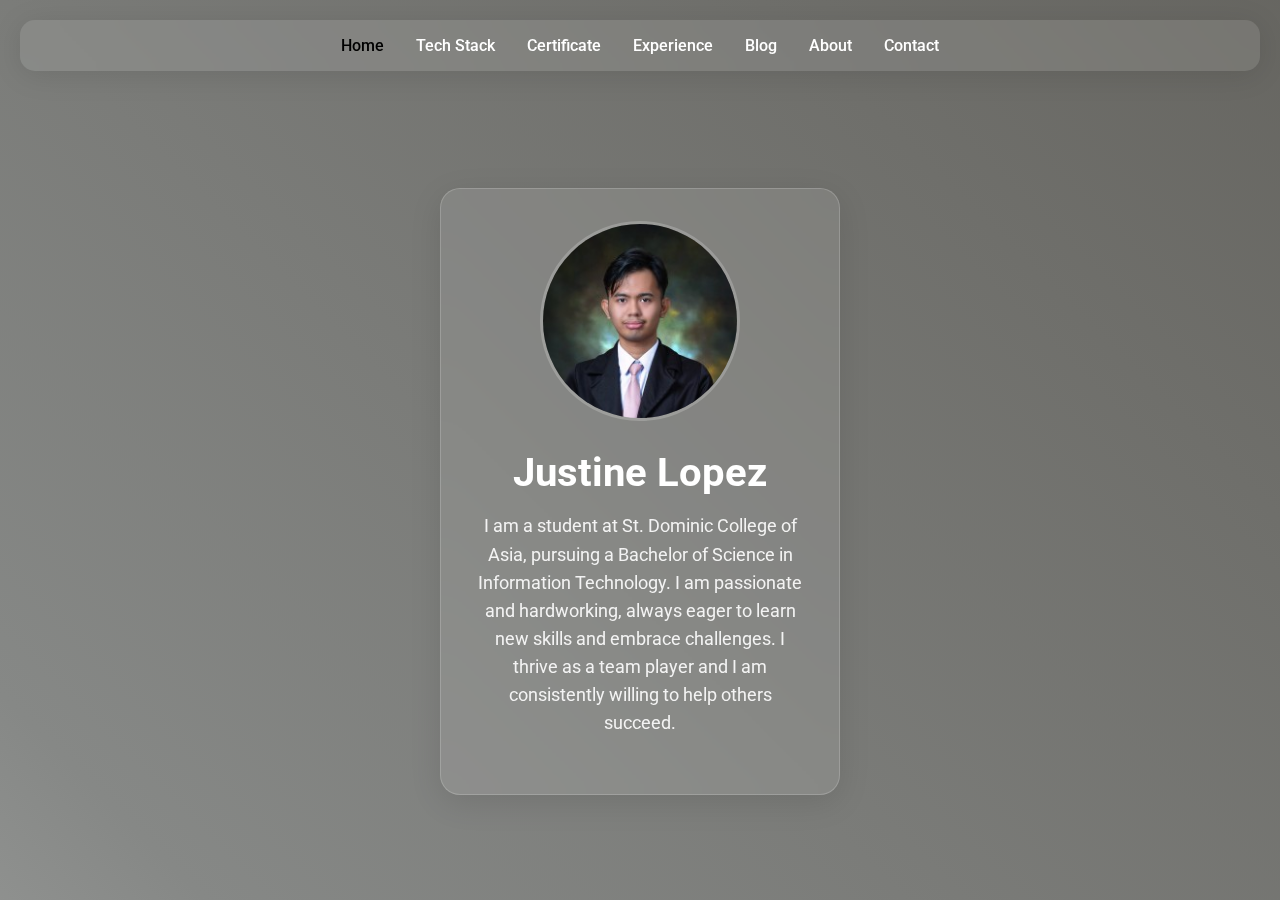
<file: index.html>
<!DOCTYPE html>
<html lang="en">
<head>
    <meta charset="UTF-8">
    <meta name="viewport" content="width=device-width, initial-scale=1.0">
    <title>Justine Lopez | Portfolio</title>
    <link href="https://fonts.googleapis.com/css2?family=Roboto:wght@300;400;500;700&display=swap" rel="stylesheet">
    <link rel="stylesheet" href="Homepage.css">
</head>
<body>
     
    <nav>
        <ul>
            <li class="active"><a href="#home" title="Currently in the Home page">
                <img src="home_active.svg" title="Home"  width="16px" height="16px"><span class="index">Home</span></a></li>
            <li><a href="tech-stack.html" title="Showcase my Tech-Stack">         
                <img src="folder_notactive.svg" title="Tech-Stack" width="16px" height="16px"><span class="tech-stack">Tech Stack</span></a></li>
            <li><a href="certification.html" title="Browse certification details">
                <img src="certificate_notactive.svg" title="Certificate" width="16px" height="16px"><span class="cert">Certificate</span></a></li>
            <li><a href="experience.html" title="Explore academic experience">    
                <img src="experience_notactive.svg" title="Experience" width="16px" height="16px"><span class="exp">Experience</span></a></li>
            <li><a href="blog.html" title="Read my blog posts">                   
                <img src="blog_notactive.svg" title="Blog" width="16px" height="16px"><span class="blog">Blog</span></a></li>   
            <li><a href="About.html" title="Learn more about me">                 
                <img src="aboutme_notactive.svg" title="About" width="16px" height="16px"><span class="info">About</span></a></li> 
            <li><a href="contact.html" title="My contact details">                
                <img src="contact_notactive.svg" title="Contact" width="16px" height="16px"><span class="phone">Contact</span></a></li>
            
    </nav>

    <section class="hero" id="home">
        <div class="profile-card">
            <img src="Professional_Photo.jpg" alt="Your Name" class="profile-img">
            <h1 class="name">Justine Lopez</h1>
            <p class="intro">
                I am a student at St. Dominic College of Asia, pursuing a Bachelor of Science in Information Technology. I am passionate and hardworking, always eager to learn new skills and embrace challenges. 
I thrive as a team player and I am consistently willing to help others succeed.
            </p>
        </div>
    </section>
</body>
</html>
</file>
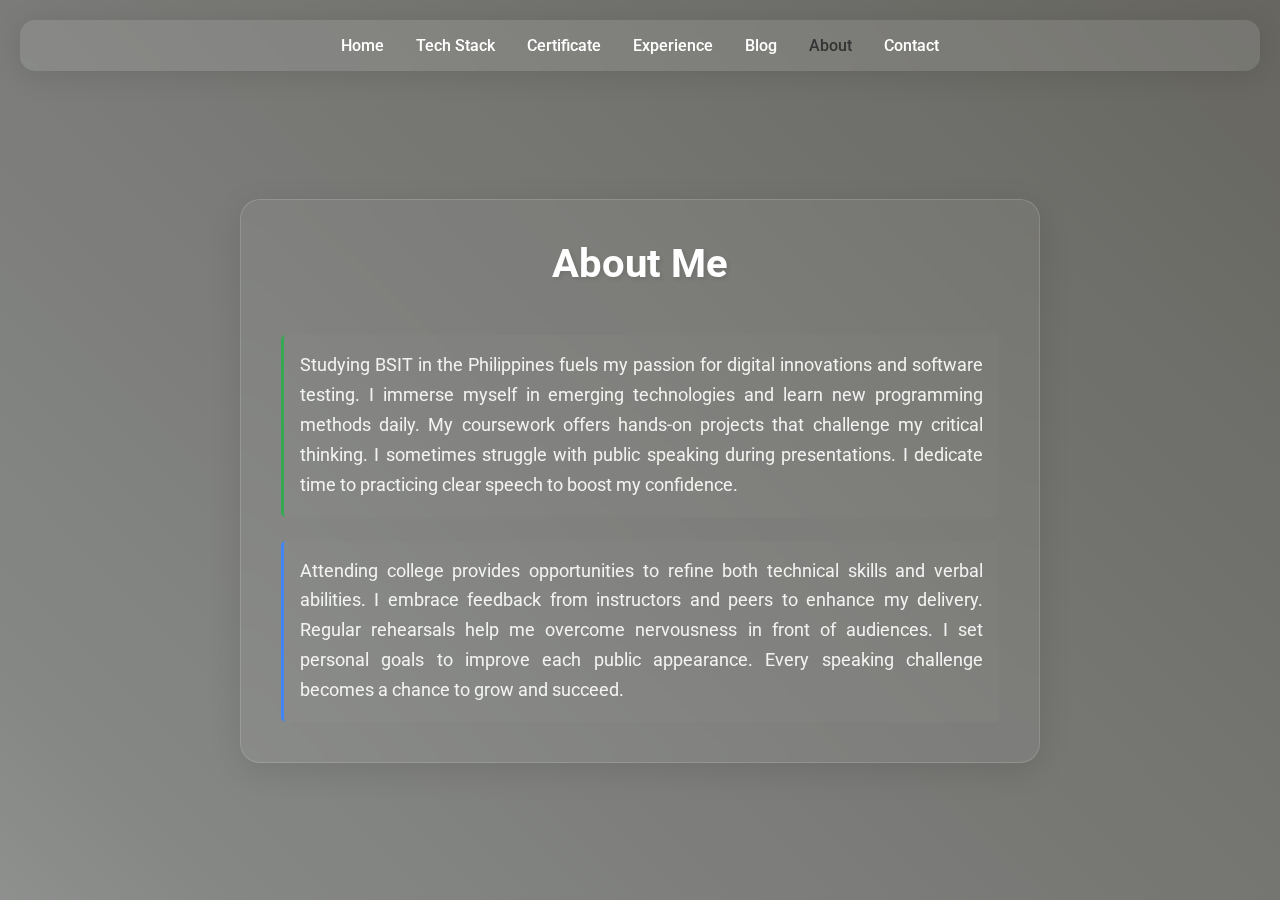
<file: About.html>
<!DOCTYPE html>
<html lang="en">
<head>
    <meta charset="UTF-8">
    <meta name="viewport" content="width=device-width, initial-scale=1.0">
    <title>About me</title>
    <link rel="stylesheet" href="about.css">
    <link href="https://fonts.googleapis.com/css2?family=Roboto:wght@300;400;500;700&display=swap" rel="stylesheet">
</head>
<body>
    <nav class="main-nav">
        <ul>
            <li><a href="index.html" title="Currently in the Home page">
                <img src="home_notactive.svg" title="Home" width="16px" height="16px"><span class="index">Home</span></a></li>
            <li><a href="tech-stack.html" title="Showcase my Tech-Stack">         
                <img src="folder_notactive.svg" title="Tech-Stack" width="16px" height="16px"><span class="tech-stack">Tech Stack</span></a></li>
            <li><a href="certification.html" title="Browse certification details">
                <img src="certificate_notactive.svg" title="Certificate" width="16px" height="16px"><span class="cert">Certificate</span></a></li>
            <li><a href="experience.html" title="Explore academic experience">    
                <img src="experience_notactive.svg" title="Experience" width="16px" height="16px"><span class="exp">Experience</span></a></li>
            <li><a href="blog.html" title="Read my blog posts">                   
                <img src="blog_notactive.svg" title="Blog" width="16px" height="16px"><span class="blog">Blog</span></a></li>   
            <li class="active"><a href="#" title="Learn more about me">                 
                <img src="aboutme_active.svg" title="About" width="16px" height="16px"><span class="info">About</span></a></li> 
            <li><a href="contact.html" title="My contact details">                
                <img src="contact_notactive.svg" title="Contact" width="16px" height="16px"><span class="phone">Contact</span></a></li>
           
        </ul>
    </nav>
    </nav>
    <section class="about-section" id="about">
        <div class="content-card">
            <h2 class="section-title">About Me</h2>
            <div class="about-content">
                <p class="about-text">
                    Studying BSIT in the Philippines fuels my passion for digital innovations and software testing. I immerse myself in emerging technologies and learn new programming methods daily. My coursework offers hands-on projects that challenge my critical thinking. I sometimes struggle with public speaking during presentations. I dedicate time to practicing clear speech to boost my confidence.
                </p>
                
                <p class="aspiration-text">
                    Attending college provides opportunities to refine both technical skills and verbal abilities. I embrace feedback from instructors and peers to enhance my delivery. Regular rehearsals help me overcome nervousness in front of audiences. I set personal goals to improve each public appearance. Every speaking challenge becomes a chance to grow and succeed.
                </p>
            </div>
        </div>
    </section>
</body>
</html>
</file>
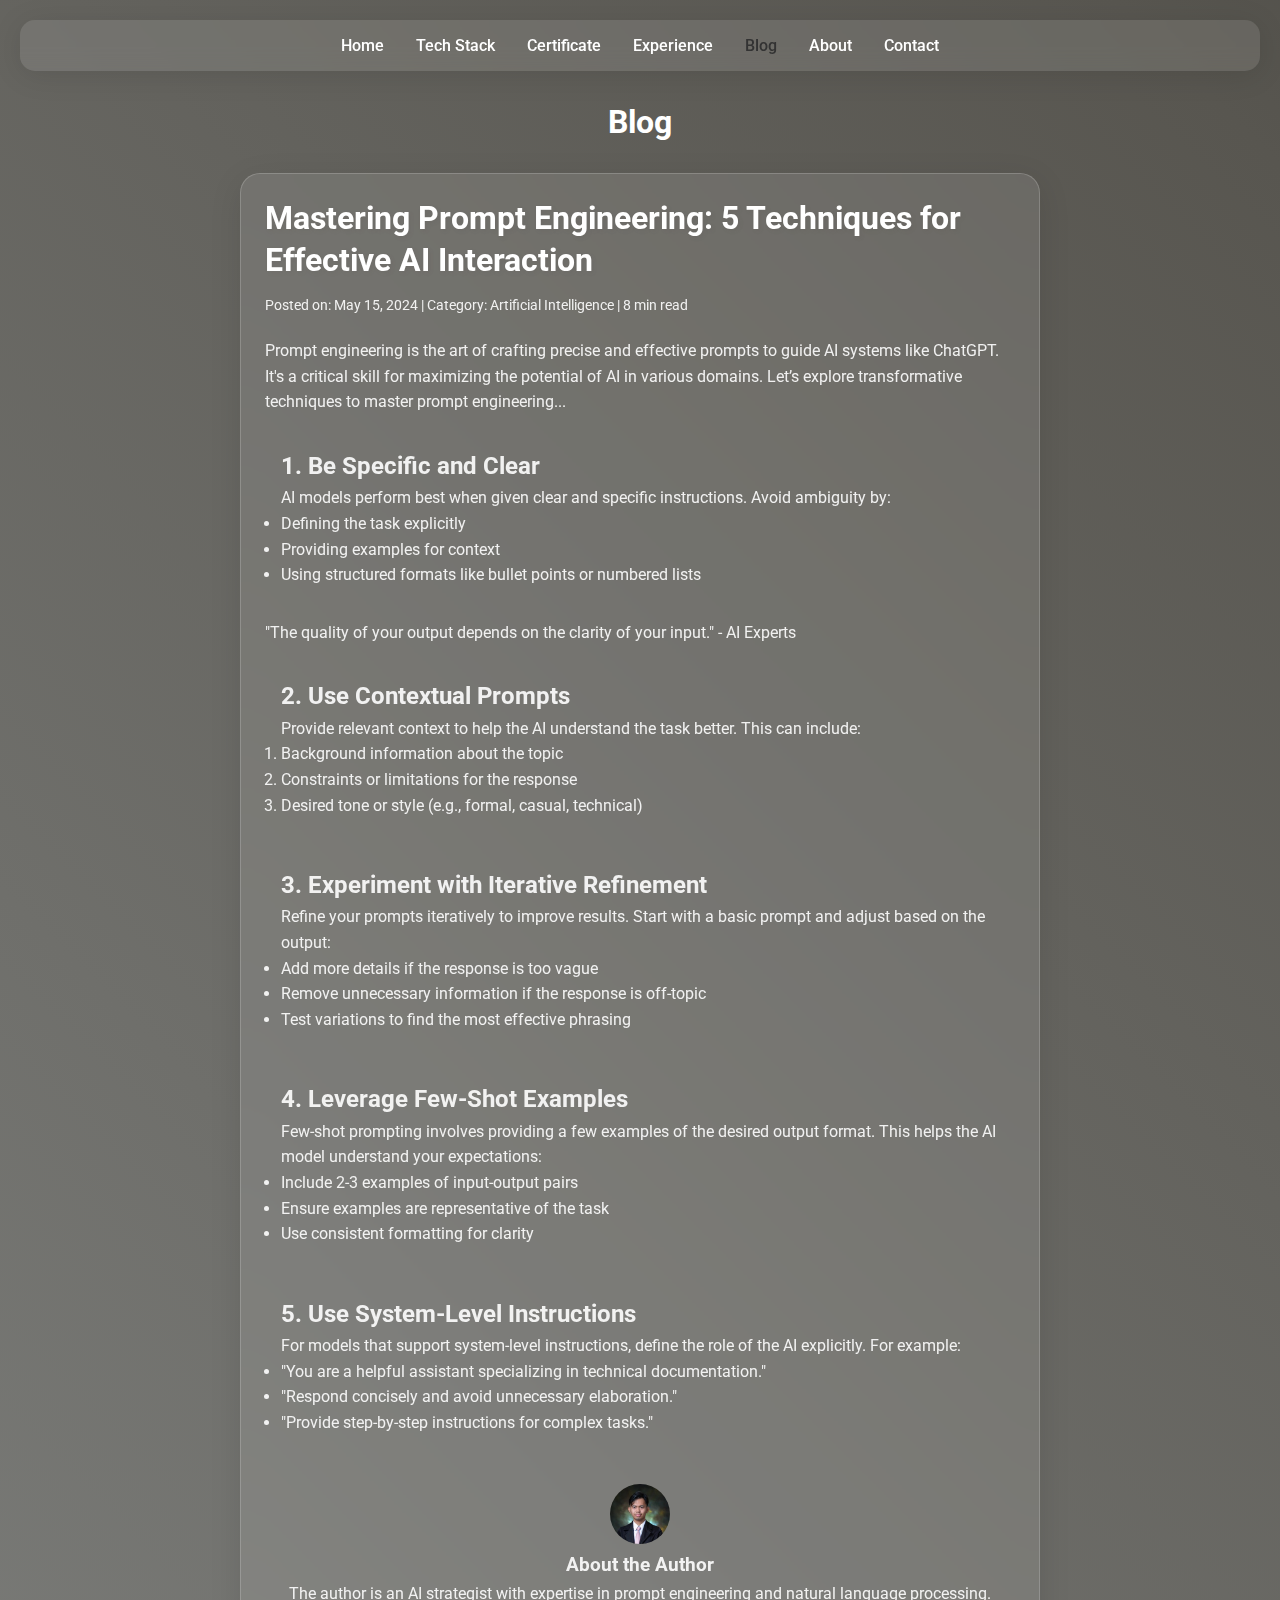
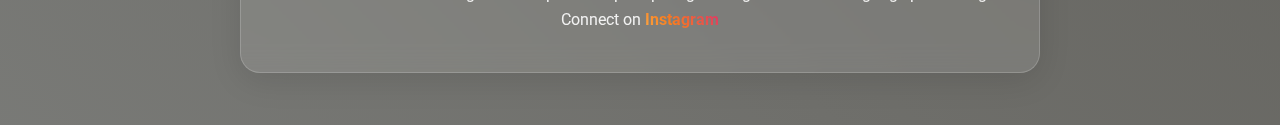
<file: blog.html>
<!DOCTYPE html>
<html lang="en">
<head>
    <meta charset="UTF-8">
    <meta name="viewport" content="width=device-width, initial-scale=1.0">
    <link href="https://fonts.googleapis.com/css2?family=Roboto:wght@300;400;500;700&display=swap" rel="stylesheet">
    <link rel="stylesheet" type="text/css" href="blog.css">
    <title>My blog</title>
</head>
<body>
    <nav class="main-nav">
        <ul>
            <li><a href="index.html" title="Currently in the Home page">
                <img src="home_notactive.svg" title="Home"  width="16px" height="16px"><span class="index">Home</span></a></li>
            <li><a href="tech-stack.html" title="Showcase my Tech-Stack">         
                <img src="folder_notactive.svg" title="Tech-Stack" width="16px" height="16px"><span class="tech-stack">Tech Stack</span></a></li>
            <li><a href="certification.html" title="Browse certification details">
                <img src="certificate_notactive.svg" title="certification" width="16px" height="16px"><span class="cert">Certificate</span></a></li>
            <li><a href="experience.html" title="Explore academic experience">    
                <img src="experience_notactive.svg" title="Experience" width="16px" height="16px"><span class="exp">Experience</span></a></li>
            <li class="active"><a href="#" title="Read my blog posts">                   
                <img src="blog_active.svg" title="Blog" width="16px" height="16px"><span class="blog">Blog</span></a></li>   
            <li><a href="About.html" title="Learn more about me">                 
                <img src="aboutme_notactive.svg" title="About" width="16px" height="16px"><span class="info">About</span></a></li> 
            <li><a href="contact.html" title="My contact details">                
                <img src="contact_notactive.svg" title="Contact" width="16px" height="16px"><span class="phone">Contact</span></a></li>
          
        </ul>
    </nav>
     <h1 style="text-align: center; color: white;">Blog</h1>
    <div class="blog-container">
        <h1 class="blog-title">Mastering Prompt Engineering: 5 Techniques for Effective AI Interaction</h1>
        
        <div class="blog-meta">
            Posted on: May 15, 2024 | Category: Artificial Intelligence | 8 min read
        </div>

        <div class="blog-content">
            <p>Prompt engineering is the art of crafting precise and effective prompts to guide AI systems like ChatGPT. It's a critical skill for maximizing the potential of AI in various domains. Let’s explore transformative techniques to master prompt engineering...</p>

            <div class="technique-card">
                <h2>1. Be Specific and Clear</h2>
                <p>AI models perform best when given clear and specific instructions. Avoid ambiguity by:</p>
                <ul>
                    <li>Defining the task explicitly</li>
                    <li>Providing examples for context</li>
                    <li>Using structured formats like bullet points or numbered lists</li>
                </ul>
            </div>

            <div class="quote-block">
                "The quality of your output depends on the clarity of your input." - AI Experts
            </div>

            <div class="technique-card">
                <h2>2. Use Contextual Prompts</h2>
                <p>Provide relevant context to help the AI understand the task better. This can include:</p>
                <ol>
                    <li>Background information about the topic</li>
                    <li>Constraints or limitations for the response</li>
                    <li>Desired tone or style (e.g., formal, casual, technical)</li>
                </ol>
            </div>

            <div class="technique-card">
                <h2>3. Experiment with Iterative Refinement</h2>
                <p>Refine your prompts iteratively to improve results. Start with a basic prompt and adjust based on the output:</p>
                <ul>
                    <li>Add more details if the response is too vague</li>
                    <li>Remove unnecessary information if the response is off-topic</li>
                    <li>Test variations to find the most effective phrasing</li>
                </ul>
            </div>

            <div class="technique-card">
                <h2>4. Leverage Few-Shot Examples</h2>
                <p>Few-shot prompting involves providing a few examples of the desired output format. This helps the AI model understand your expectations:</p>
                <ul>
                    <li>Include 2-3 examples of input-output pairs</li>
                    <li>Ensure examples are representative of the task</li>
                    <li>Use consistent formatting for clarity</li>
                </ul>
            </div>

            <div class="technique-card">
                <h2>5. Use System-Level Instructions</h2>
                <p>For models that support system-level instructions, define the role of the AI explicitly. For example:</p>
                <ul>
                    <li>"You are a helpful assistant specializing in technical documentation."</li>
                    <li>"Respond concisely and avoid unnecessary elaboration."</li>
                    <li>"Provide step-by-step instructions for complex tasks."</li>
                </ul>
            </div>

            <div class="author-section">
                <img src="Professional_Photo.jpg" alt="AI Expert" class="author-img">
                <div>
                    <h3>About the Author</h3>
                    <p>The author is an AI strategist with expertise in prompt engineering and natural language processing. Connect on <span id="social"><a href="https://www.instagram.com/justine.martinez.lopez/" target="_blank" title="Instagram">Instagram</a></span></p>
                </div>
            </div>
        </div>
    </div>
</body>
</html>
</file>
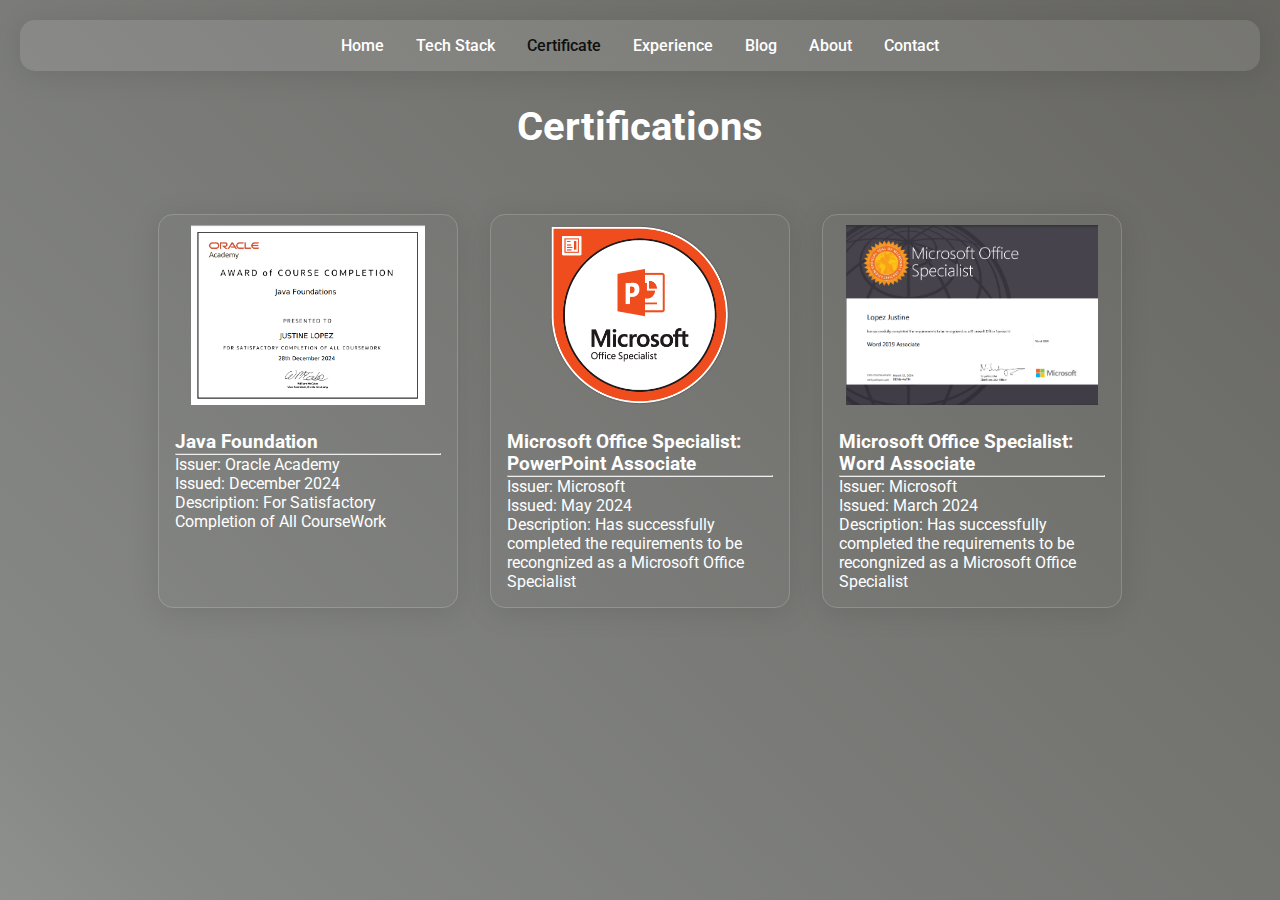
<file: certification.html>
<!DOCTYPE html>
<html lang="en">
<head>
    <meta charset="UTF-8">
    <meta name="viewport" content="width=device-width, initial-scale=1.0">
    <link href="https://fonts.googleapis.com/css2?family=Roboto:wght@300;400;500;700&display=swap" rel="stylesheet">
    <link rel="stylesheet" href="certification.css">
    <title>Certification</title>
</head>
<body>
     
    <nav class="main-nav">
        <ul>
            <li><a href="index.html" title="Currently in the Home page">
                <img src="home_notactive.svg" title="Home"  width="16px" height="16px"><span class="index">Home</span></a></li>
            <li><a href="tech-stack.html" title="Showcase my Tech-Stack">        
                 <img src="folder_notactive.svg" title="Home" width="16px" height="16px"><span class="tech-stack">Tech Stack</span></a></li>
            <li class="active"><a href="#" title="Browse certification details">
                <img src="certificate_active.svg" title="Home" width="16px" height="16px"><span class="cert">Certificate</span></a></li>
            <li><a href="experience.html" title="Explore academic experience">    
                <img src="experience_notactive.svg" title="Home" width="16px" height="16px"><span class="exp">Experience</span></a></li>
            <li><a href="blog.html" title="Read my blog posts">                   
                <img src="blog_notactive.svg" title="Home" width="16px" height="16px"><span class="blog">Blog</span></a></li>   
            <li><a href="About.html" title="Learn more about me">                
                 <img src="aboutme_notactive.svg" title="Home" width="16px" height="16px"><span class="info">About</span></a></li> 
            <li><a href="contact.html" title="My contact details">                
                <img src="contact_notactive.svg" title="Home" width="16px" height="16px"><span class="phone">Contact</span></a></li>
           
        </ul>
    </nav>
    <h2 class="section-title">Certifications</h2>
    <section class="certificates-section">
        <div class="certificates-grid">
            
            <div class="certificate-card">
                <div class="certificate-preview">
                    <img src="Java-course-completion.png" alt="Java Course Certificate" class="cert-thumbnail">
                </div>
                <div class="certificate-info">
                    <h3>Java Foundation</h3>
                    <hr>
                    <p class="issuer">Issuer: Oracle Academy</p>
                    <p class="date">Issued: December 2024</p>
                    <p class="description">Description: For Satisfactory Completion of All CourseWork</p>
                </div>
            </div>
            <div class="certificate-card">
                <div class="certificate-preview">
                    <img src="microsoft-office-specialist-powerpoint-associate-office-2019.png" alt="AWS Certified Solutions Architect" class="cert-thumbnail">
                     
                </div>
                <div class="certificate-info">
                    <h3>Microsoft Office Specialist: PowerPoint Associate</h3>
                    <hr>
                    <p class="issuer">Issuer: Microsoft</p>
                    <p class="date">Issued: May 2024</p>
                    <p class="description">Description: Has successfully completed the requirements to be recongnized as a Microsoft Office Specialist</p>
                </div>
            </div>
            <div class="certificate-card">
                <div class="certificate-preview">
                    <img src="microsoft-office-specialist-word.png" alt="Microst Speicalist" class="cert-thumbnail">
                    
                </div>
                <div class="certificate-info">
                    <h3>Microsoft Office Specialist: Word Associate</h3>
                    <hr>
                    <p class="issuer">Issuer: Microsoft</p>
                    <p class="date">Issued: March 2024</p>
                    <p class="description">Description: Has successfully completed the requirements to be recongnized as a Microsoft Office Specialist</p>
                </div>
            </div>
            
        </div>
    </section>
    
    <!-- Modal Structure -->
    <div id="cert-modal" class="modal">
        <span class="close">&times;</span>
        <img class="modal-content" id="modal-img" alt="Certification Image">
        <div id="caption"></div>
    </div>

    <script> 
 
// Get modal elements
const modal = document.getElementById('cert-modal');
const modalImg = document.getElementById('modal-img');
const captionText = document.getElementById('caption');
const closeBtn = document.querySelector('.close');

// Add click event to each certificate card
document.querySelectorAll('.certificate-card').forEach(card => {
    card.addEventListener('click', () => {
        const img = card.querySelector('.cert-thumbnail');
        modal.style.display = 'block';
        modalImg.src = img.src; // Set the modal image source
        captionText.innerText = card.querySelector('h3').innerText; // Set the caption text
    });
});

// Close the modal when the close button is clicked
closeBtn.addEventListener('click', () => {
    modal.style.display = 'none';
});

// Close the modal when clicking outside the image
window.addEventListener('click', (e) => {
    if (e.target === modal) {
        modal.style.display = 'none';
    }
});
    </script>
</body>
</html>
</file>
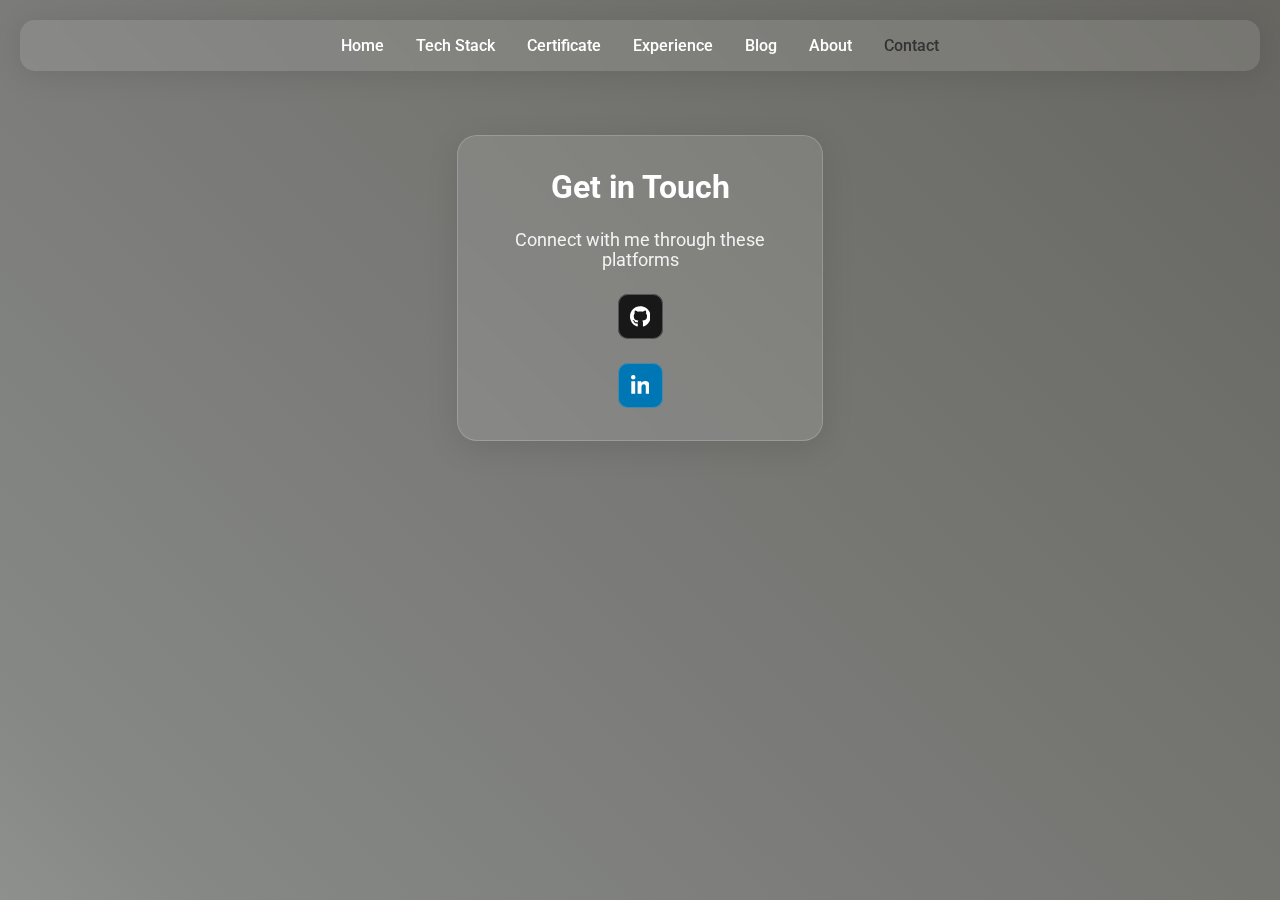
<file: contact.html>
<!DOCTYPE html>
<html lang="en">
<head>
    <meta charset="UTF-8">
    <meta name="viewport" content="width=device-width, initial-scale=1.0">
    <link href="https://fonts.googleapis.com/css2?family=Roboto:wght@300;400;500;700&display=swap" rel="stylesheet">
    <link rel="stylesheet" href="contact.css">
    <title>Contact Me</title>
</head>
<body>
  <nav class="main-nav">
    <ul>
        <li><a href="index.html" title="Currently in the Home page">
          <img src="home_notactive.svg" title="Home"  width="16px" height="16px"><span class="index">Home</span></a></li>
        <li><a href="tech-stack.html" title="Showcase my Tech-Stack">         
          <img src="folder_notactive.svg" title="tech-stack" width="16px" height="16px"><span class="tech">Tech Stack</span></a></li>
        <li><a href="certification.html" title="Browse certification details">
          <img src="certificate_notactive.svg" title="Certificate" width="16px" height="16px"><span class="cert">Certificate</span></a></li>
        <li><a href="experience.html" title="Explore academic experience">    
          <img src="experience_notactive.svg" title="Experience" width="16px" height="16px"><span class="exp">Experience</span></a></li>
        <li><a href="blog.html" title="Read my blog posts">                   
          <img src="blog_notactive.svg" title="Blog" width="16px" height="16px"><span class="blog">Blog</span></a></li>   
        <li><a href="About.html" title="Learn more about me">                 
          <img src="aboutme_notactive.svg" title="About" width="16px" height="16px"><span class="info">About</span></a></li> 
        <li class="active"><a href="#" title="My contact details">  
          <img src="contact_active.svg" title="Contact" width="16px" height="16px"><span class="phone">Contact</span></a></li>
      
    </ul>
</nav>
    <section class="profile-card">
        <div class="contact-content">
            <h2 class="contact-title">Get in Touch</h2>
            <p class="contact-subtitle">Connect with me through these platforms</p>
    <button class="Btn"  onclick="window.open('https://github.com/JustPres', '_blank');" title="Github: JustPres">
    <span class="svgContainer">
      <svg fill="white" viewBox="0 0 496 512" height="1.6em"><path d="M165.9 397.4c0 2-2.3 3.6-5.2 3.6-3.3.3-5.6-1.3-5.6-3.6 0-2 2.3-3.6 5.2-3.6 3-.3 5.6 1.3 5.6 3.6zm-31.1-4.5c-.7 2 1.3 4.3 4.3 4.9 2.6 1 5.6 0 6.2-2s-1.3-4.3-4.3-5.2c-2.6-.7-5.5.3-6.2 2.3zm44.2-1.7c-2.9.7-4.9 2.6-4.6 4.9.3 2 2.9 3.3 5.9 2.6 2.9-.7 4.9-2.6 4.6-4.6-.3-1.9-3-3.2-5.9-2.9zM244.8 8C106.1 8 0 113.3 0 252c0 110.9 69.8 205.8 169.5 239.2 12.8 2.3 17.3-5.6 17.3-12.1 0-6.2-.3-40.4-.3-61.4 0 0-70 15-84.7-29.8 0 0-11.4-29.1-27.8-36.6 0 0-22.9-15.7 1.6-15.4 0 0 24.9 2 38.6 25.8 21.9 38.6 58.6 27.5 72.9 20.9 2.3-16 8.8-27.1 16-33.7-55.9-6.2-112.3-14.3-112.3-110.5 0-27.5 7.6-41.3 23.6-58.9-2.6-6.5-11.1-33.3 2.6-67.9 20.9-6.5 69 27 69 27 20-5.6 41.5-8.5 62.8-8.5s42.8 2.9 62.8 8.5c0 0 48.1-33.6 69-27 13.7 34.7 5.2 61.4 2.6 67.9 16 17.7 25.8 31.5 25.8 58.9 0 96.5-58.9 104.2-114.8 110.5 9.2 7.9 17 22.9 17 46.4 0 33.7-.3 75.4-.3 83.6 0 6.5 4.6 14.4 17.3 12.1C428.2 457.8 496 362.9 496 252 496 113.3 383.5 8 244.8 8zM97.2 352.9c-1.3 1-1 3.3.7 5.2 1.6 1.6 3.9 2.3 5.2 1 1.3-1 1-3.3-.7-5.2-1.6-1.6-3.9-2.3-5.2-1zm-10.8-8.1c-.7 1.3.3 2.9 2.3 3.9 1.6 1 3.6.7 4.3-.7.7-1.3-.3-2.9-2.3-3.9-2-.6-3.6-.3-4.3.7zm32.4 35.6c-1.6 1.3-1 4.3 1.3 6.2 2.3 2.3 5.2 2.6 6.5 1 1.3-1.3.7-4.3-1.3-6.2-2.2-2.3-5.2-2.6-6.5-1zm-11.4-14.7c-1.6 1-1.6 3.6 0 5.9 1.6 2.3 4.3 3.3 5.6 2.3 1.6-1.3 1.6-3.9 0-6.2-1.4-2.3-4-3.3-5.6-2z"></path></svg>
    </span>
    <span class="BG"></span>
   </button>
    
<button class="Btns" onclick="window.open('https://www.linkedin.com/in/justine-lopez-0b1b3b1b4/', '_blank');" title="LinkedIn: Justine Lopez">
    <span class="svgContainers">
      <svg
        viewBox="0 0 448 512"
        height="1.6em"
        xmlns="http://www.w3.org/2000/svg"
        class="svgIcon"
        fill="white">
        <path
          d="M100.3 448H7.4V148.9h92.9zM53.8 108.1C24.1 108.1 0 83.5 0 53.8a53.8 53.8 0 0 1 107.6 0c0 29.7-24.1 54.3-53.8 54.3zM447.9 448h-92.7V302.4c0-34.7-.7-79.2-48.3-79.2-48.3 0-55.7 37.7-55.7 76.7V448h-92.8V148.9h89.1v40.8h1.3c12.4-23.5 42.7-48.3 87.9-48.3 94 0 111.3 61.9 111.3 142.3V448z"
        ></path>
      </svg>
    </span>
    <span class="BGs"></span>
  </button>
</div>
</section>
</body>
</html>
</file>
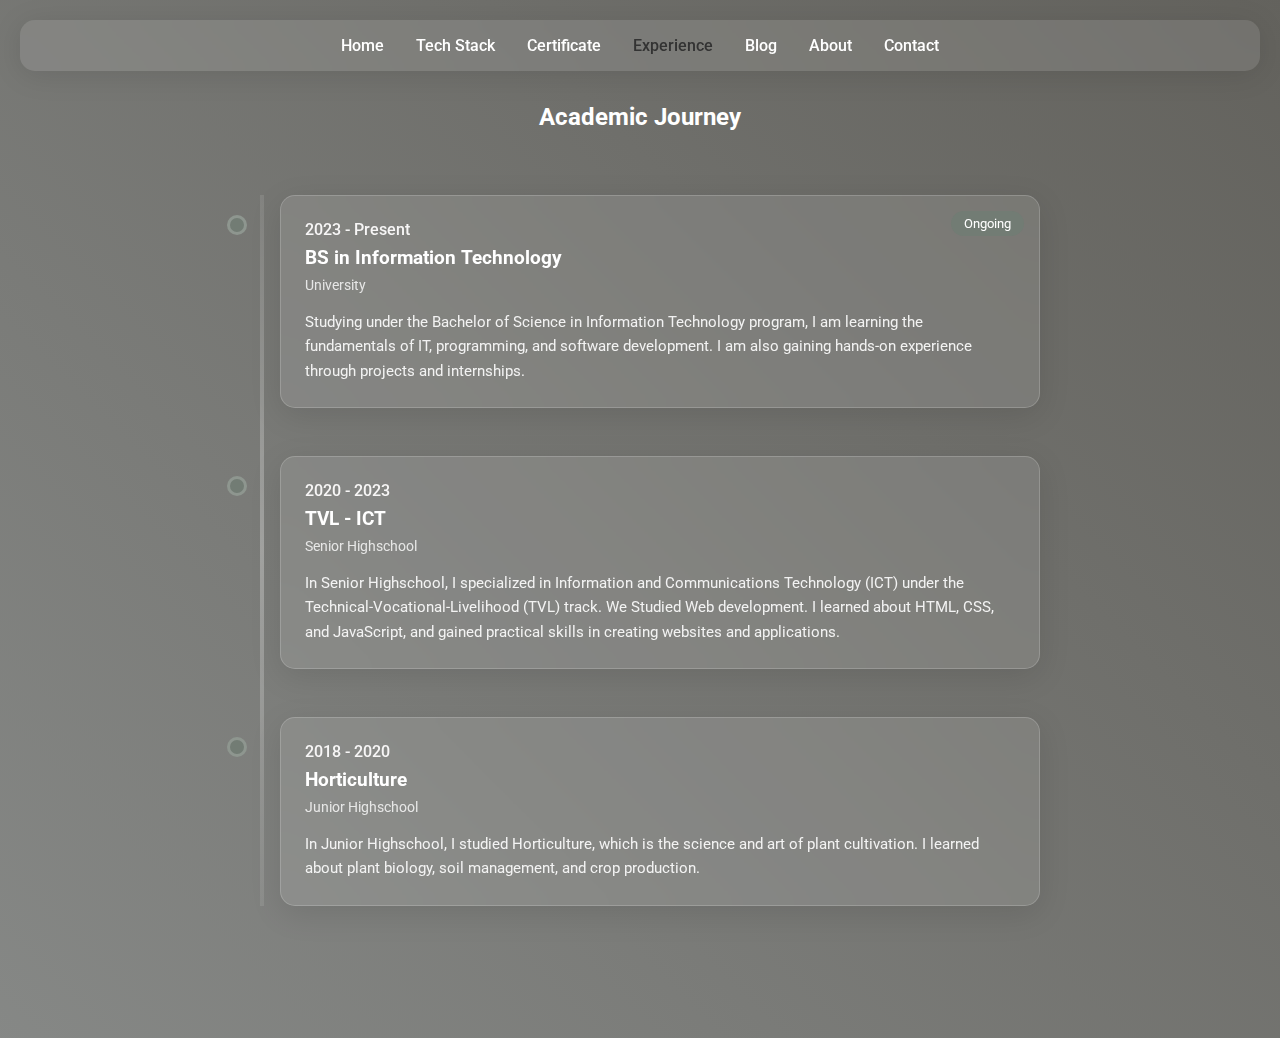
<file: experience.html>
<!DOCTYPE html>
<html lang="en">
<head>
    <meta charset="UTF-8">
    <meta name="viewport" content="width=device-width, initial-scale=1.0">
    <link rel="stylesheet" type="text/css" href="experience.css">
    <link href="https://fonts.googleapis.com/css2?family=Roboto:wght@300;400;500;700&display=swap" rel="stylesheet">
    <title>my experience</title>
</head>
<body>
    <nav class="main-nav">
        <ul>
            <li><a href="index.html" title="Currently in the Home page">
                <img src="home_notactive.svg" title="Home" width="16px" height="16px"><span class="index">Home</span></a></li>
            <li><a href="tech-stack.html" title="Showcase my Tech-Stack">         
                <img src="folder_notactive.svg" title="Tech-Stack" width="16px" height="16px"><span class="tech-stack">Tech Stack</span></a></li>
            <li><a href="certification.html" title="Browse certification details">
                <img src="certificate_notactive.svg" title="Certificate" width="16px" height="16px"><span class="cert">Certificate</span></a></li>
            <li class="active"><a href="#" title="Explore academic experience">    
                <img src="experience_active.svg" title="Experience" width="16px" height="16px"><span class="exp">Experience</span></a></li>
            <li><a href="blog.html" title="Read my blog posts">                   
                <img src="blog_notactive.svg" title="Blog" width="16px" height="16px"><span class="blog">Blog</span></a></li>   
            <li><a href="About.html" title="Learn more about me">                
                <img src="aboutme_notactive.svg" title="About" width="16px" height="16px"><span class="info">About</span></a></li> 
            <li><a href="contact.html" title="My contact details">                
                <img src="contact_notactive.svg" title="Contact" width="16px" height="16px"><span class="phone">Contact</span></a></li>
             
        </ul>
    </nav>
    <h2 class="section-title">Academic Journey</h2>
    <section class="timeline-section">
        <div class="timeline-container">
            <div class="timeline-item">
                <div class="timeline-dot"></div>
                <div class="timeline-content glass-card">
                    <div class="timeline-date">2023 - Present</div>
                    <h3 class="timeline-title">BS in Information Technology</h3>
                    <div class="timeline-school">University</div>
                    <p class="timeline-description">
                       Studying under the Bachelor of Science in Information Technology program, I am learning the fundamentals of IT, programming, and software development. I am also gaining hands-on experience through projects and internships.
                    </p>
                    <div class="timeline-badge">Ongoing</div>
                </div>
            </div>
    
            <div class="timeline-item">
                <div class="timeline-dot"></div>
                <div class="timeline-content glass-card">
                    <div class="timeline-date">2020 - 2023</div>
                    <h3 class="timeline-title">TVL - ICT</h3>
                    <div class="timeline-school">Senior Highschool</div>
                    <p class="timeline-description">
                        In Senior Highschool, I specialized in Information and Communications Technology (ICT) under the Technical-Vocational-Livelihood (TVL) track. We Studied Web development. I learned about HTML, CSS, and JavaScript, and gained practical skills in creating websites and applications.
                    </p>
                </div>
            </div>
    
            <div class="timeline-item">
                <div class="timeline-dot"></div>
                <div class="timeline-content glass-card">
                    <div class="timeline-date">2018 - 2020</div>
                    <h3 class="timeline-title">Horticulture</h3>
                    <div class="timeline-school">Junior Highschool</div>
                    <p class="timeline-description">
                        In Junior Highschool, I studied Horticulture, which is the science and art of plant cultivation. I learned about plant biology, soil management, and crop production.
                    </p>
                </div>
            </div>
        </div>
    </section>
</body>
</html>
</file>
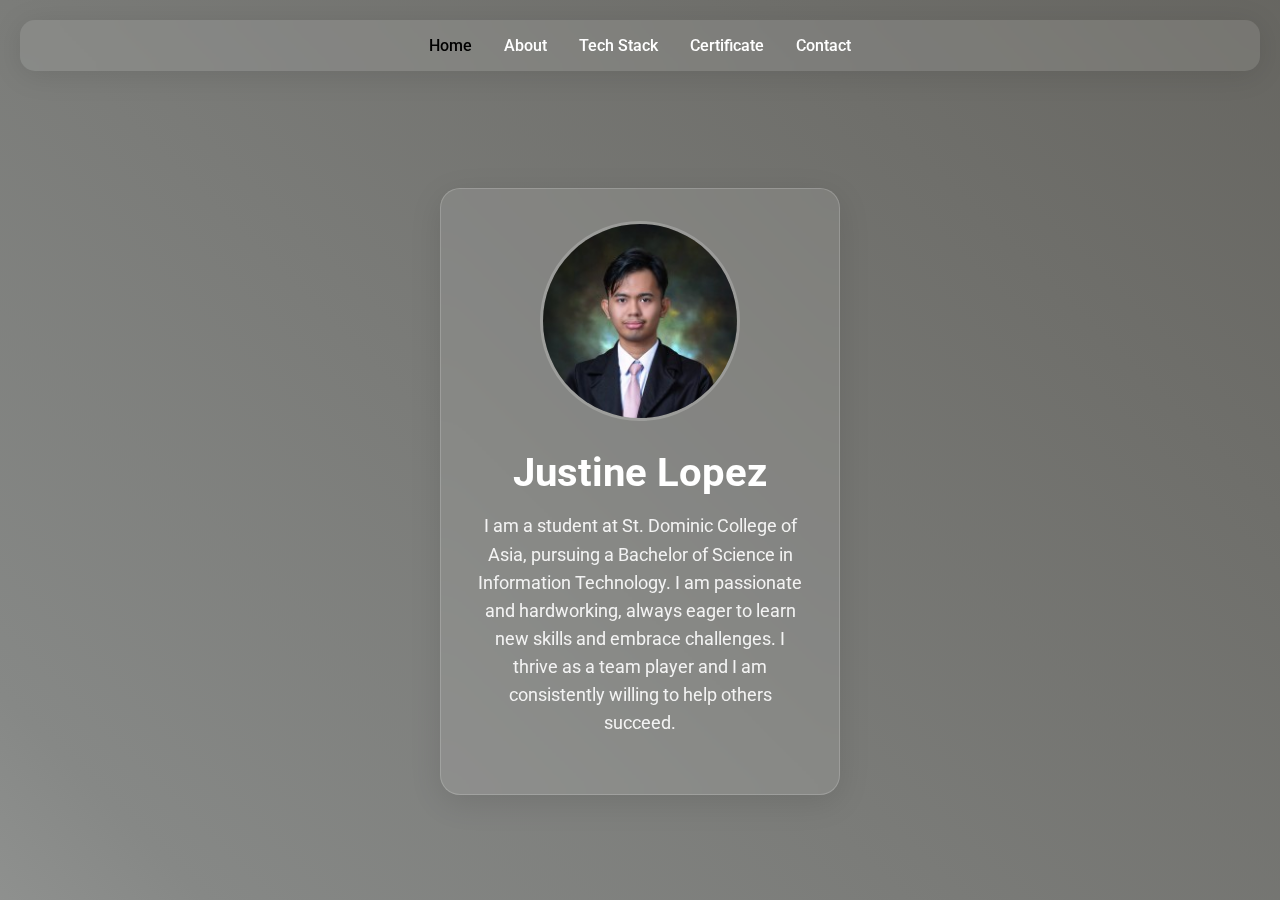
<file: HomePage.html>
<!DOCTYPE html>
<html lang="en">
<head>
    <meta charset="UTF-8">
    <meta name="viewport" content="width=device-width, initial-scale=1.0">
    <title>Justine Lopez | Portfolio</title>
    <link href="https://fonts.googleapis.com/css2?family=Roboto:wght@300;400;500;700&display=swap" rel="stylesheet">
    <link rel="stylesheet" href="Homepage.css">
     
</head>
<body>
    <nav>
        
        <ul>
            <li class="active"><a href="#home" title="Currently in the homepage">Home</a></li>
            <li><a href="About.html">About</a></li>
            <li><a href="tech-stack.html">Tech Stack</a></li>
            <li><a href="certification.html">Certificate</a></li>
            <li><a href="contact.html">Contact</a></li>
        </ul>
    </nav>

    <section class="hero" id="home">
        <div class="profile-card">
            <img src="Professional_Photo.jpg" alt="Your Name" class="profile-img">
            <h1>Justine Lopez</h1>
            <p class="intro">
                I am a student at St. Dominic College of Asia, pursuing a Bachelor of Science in Information Technology. I am passionate and hardworking, always eager to learn new skills and embrace challenges. 
I thrive as a team player and I am consistently willing to help others succeed.
            </p>
        </div>
    </section>
  
</body>
</html>
</file>
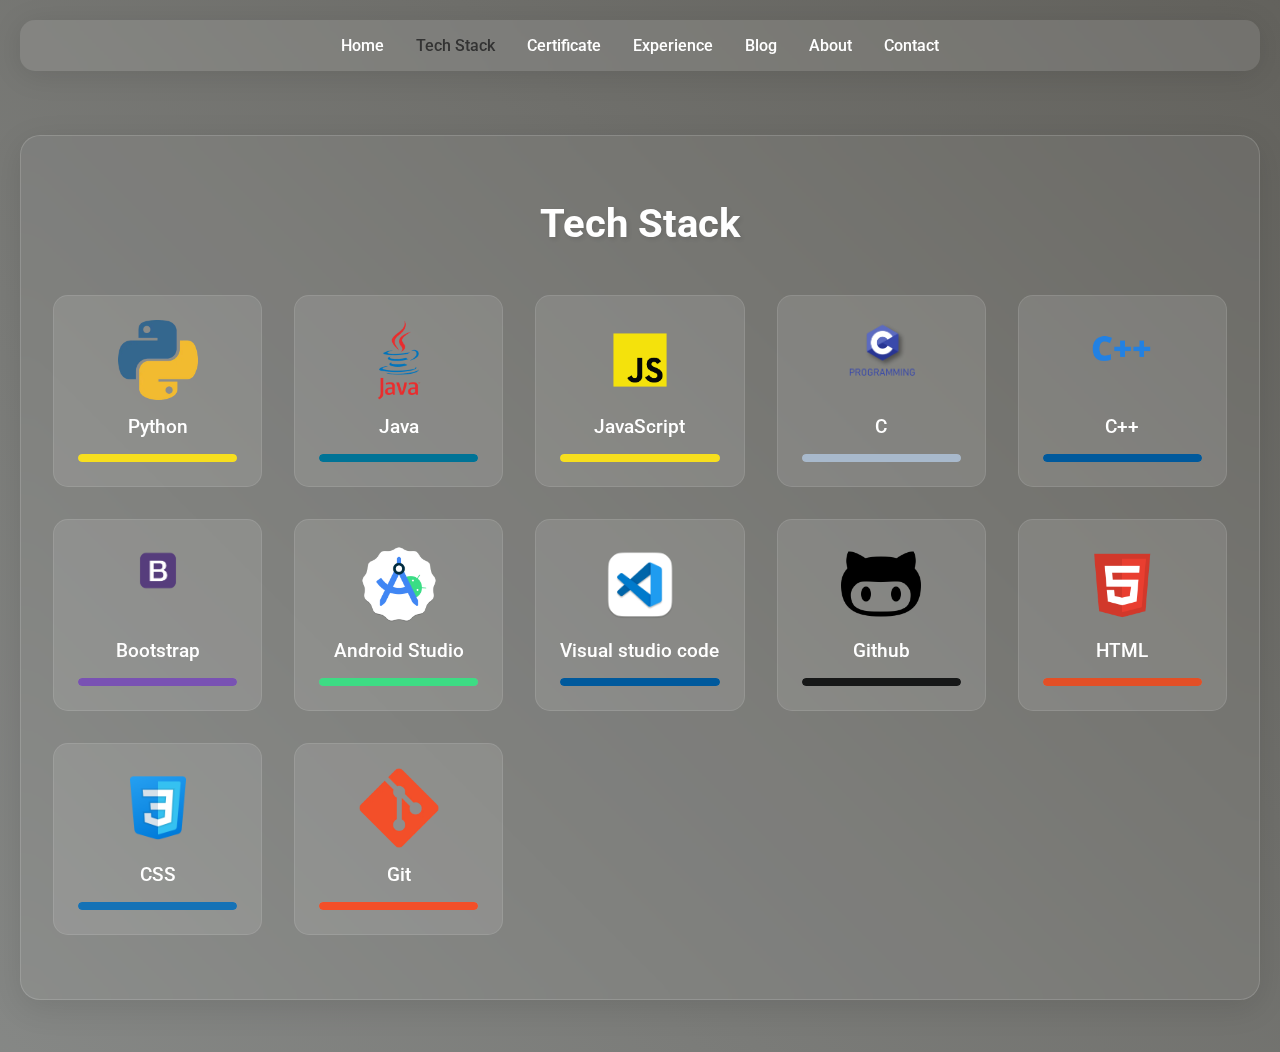
<file: tech-stack.html>
<!DOCTYPE html>
<html lang="en">
<head>
    <meta charset="UTF-8">
    <meta name="viewport" content="width=device-width, initial-scale=1.0">
    <link rel="stylesheet" href="tech-stack.css">
    <link href="https://fonts.googleapis.com/css2?family=Roboto:wght@300;400;500;700&display=swap" rel="stylesheet">
    <title>Tech Stack</title>
</head>
<body>
    <nav class="main-nav">
        <ul>
            <li><a href="index.html" title="Currently in the Home page">
                <img src="home_notactive.svg" title="Home" width="16px" height="16px"><span class="index">Home</span></a></li>
            <li class="active"><a href="#" title="Showcase my Tech-Stack">
                <img src="folder_active.svg" title="Tech-Stack" width="16px" height="16px"><span class="tech">Tech Stack</span></a></li>
            <li><a href="certification.html" title="Browse certification details">
                <img src="certificate_notactive.svg" title="Certificate" width="16px" height="16px"><span class="cert">Certificate</span></a></li>
            <li><a href="experience.html" title="Explore academic experience">    
                <img src="experience_notactive.svg" title="Experience" width="16px" height="16px"><span class="exp">Experience</span></a></li>
            <li><a href="blog.html" title="Read my blog posts">                   
                <img src="blog_notactive.svg" title="Blog" width="16px" height="16px"><span class="blog">Blog</span></a></li>   
            <li><a href="About.html" title="Learn more about me">                 
                <img src="aboutme_notactive.svg" title="About" width="16px" height="16px"><span class="info">About</span></a></li> 
            <li><a href="contact.html" title="My contact details">                
                <img src="contact_notactive.svg" title="contact" width="16px" height="16px"><span class="phone">Contact</span></a></li>
            
        </ul>
    </nav>
    
    <section class="tech-stack" id="tech">
        <div class="tech-container">
            <h2 class="section-title">Tech Stack</h2>
            <div class="skills-grid">
                
                <div class="skill-card">
                    <div class="skill-icon python"></div>
                    <h3 class="skill-name">Python</h3>
                    <div class="skill-progress">
                        <div class="progress-bar python"></div>
                    </div>
                </div>
    
               
                <div class="skill-card">
                    <div class="skill-icon java"></div>
                    <h3 class="skill-name">Java</h3>
                    <div class="skill-progress">
                        <div class="progress-bar java"></div>
                    </div>
                </div>
    
                
                <div class="skill-card">
                    <div class="skill-icon javascript"></div>
                    <h3 class="skill-name">JavaScript</h3>
                    <div class="skill-progress">
                        <div class="progress-bar javascript"></div>
                    </div>
                </div>
    
               
                <div class="skill-card">
                    <div class="skill-icon c"></div>
                    <h3 class="skill-name">C</h3>
                    <div class="skill-progress">
                        <div class="progress-bar c"></div>
                    </div>
                </div>
    
                 
                <div class="skill-card">
                    <div class="skill-icon cpp"></div>
                    <h3 class="skill-name">C++</h3>
                    <div class="skill-progress">
                        <div class="progress-bar cpp"></div>
                    </div>
                </div>
                <div class="skill-card">
                    <div class="skill-icon bootstrap"></div>
                    <h3 class="skill-name">Bootstrap</h3>
                    <div class="skill-progress">
                        <div class="progress-bar bootstrap"></div>
                    </div>
                </div>
                <div class="skill-card">
                    <div class="skill-icon android_studio"></div>
                    <h3 class="skill-name">Android Studio</h3>
                    <div class="skill-progress">
                        <div class="progress-bar android_studio"></div>
                    </div>
                </div>
                <div class="skill-card">
                    <div class="skill-icon vscode"></div>
                    <h3 class="skill-name">Visual studio code</h3>
                    <div class="skill-progress">
                        <div class="progress-bar visual_studio_code"></div>
                    </div>
                </div>
                <div class="skill-card">
                    <div class="skill-icon github"></div>
                    <h3 class="skill-name">Github</h3>
                    <div class="skill-progress">
                        <div class="progress-bar git_hub"></div>
                    </div>
                </div>
                <div class="skill-card">
                    <div class="skill-icon html"></div>
                    <h3 class="skill-name">HTML</h3>
                    <div class="skill-progress">
                        <div class="progress-bar ht_ml"></div>
                    </div>
                </div>
                <div class="skill-card">
                    <div class="skill-icon css"></div>
                    <h3 class="skill-name">CSS</h3>
                    <div class="skill-progress">
                        <div class="progress-bar cs_s"></div>
                    </div>
                </div>
                <div class="skill-card">
                    <div class="skill-icon git"></div>
                    <h3 class="skill-name">Git</h3>
                    <div class="skill-progress">
                        <div class="progress-bar g_it"></div>
                    </div>
                </div>
            </div>
        </div>
    </section>
    
</body>
</html>
</file>
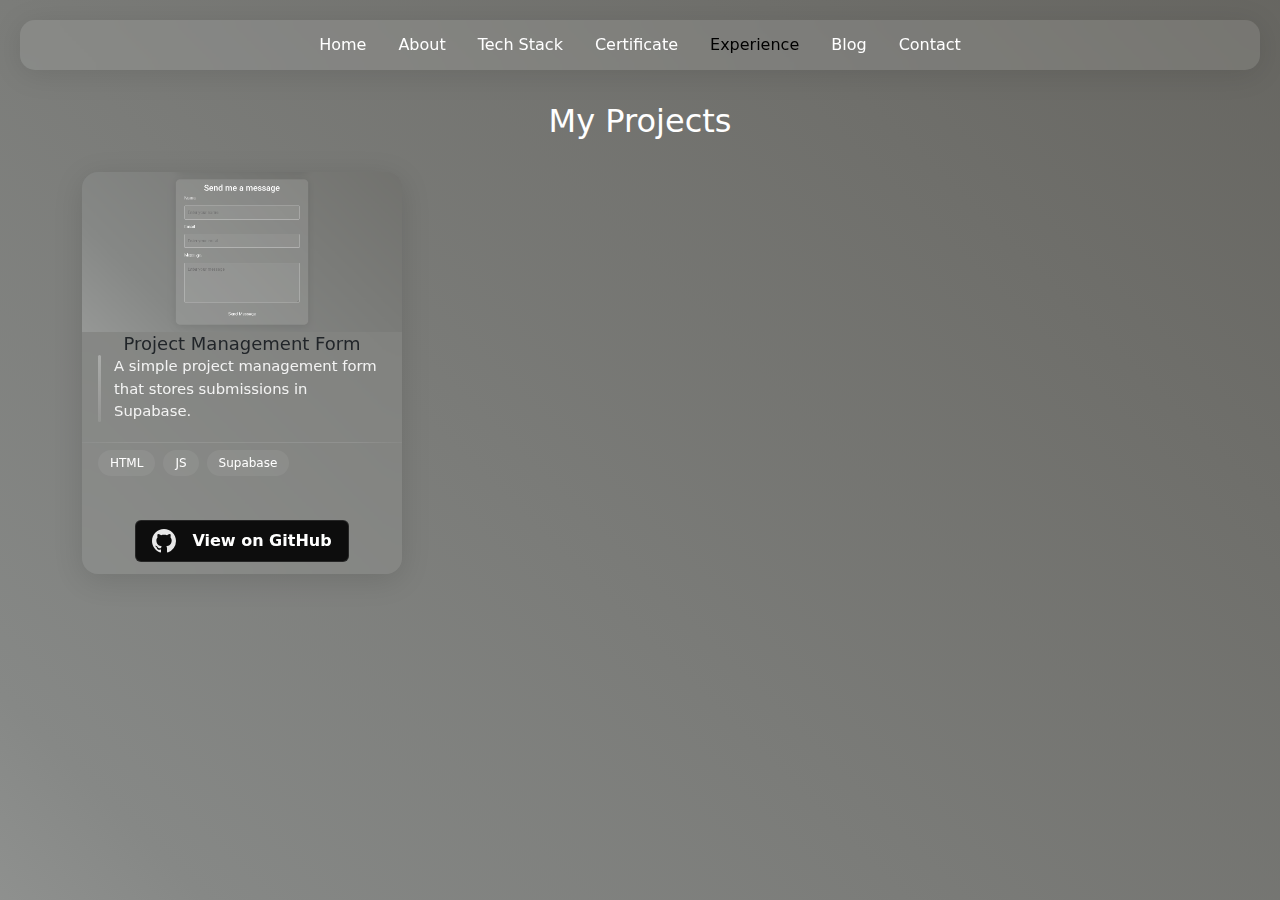
<file: work.html>
<!DOCTYPE html>
<html lang="en">

<head>
    <meta charset="UTF-8">
    <meta name="viewport" content="width=device-width, initial-scale=1.0">
    <link rel="icon" href="https://api.iconify.design/mdi:code-braces.svg" type="image/svg+xml">
    <link href="https://fonts.googleapis.com/css2?family=Roboto:wght@300;400;500;700&display=swap" rel="stylesheet">
    <link rel="stylesheet" href="work.css">
    <!-- Bootstrap 5 CSS CDN -->
    <link href="https://cdn.jsdelivr.net/npm/bootstrap@5.3.3/dist/css/bootstrap.min.css" rel="stylesheet"
        integrity="sha384-QWTKZyjpPEjISv5WaRU9OFeRpok6YctnYmDr5pNlyT2bRjXh0JMhjY6hW+ALEwIH" crossorigin="anonymous">
    <title>Justine Lopez | Projects</title>
</head>

<body>
    <nav class="main-nav">
        <ul>
            <li>
                <a href="index.html" data-bs-toggle="tooltip" data-bs-placement="bottom"
                    data-bs-title="My Home-page"><img src="home_notactive.svg" alt="Home" width="16px"
                        height="16px"><span class="index">Home</span></a>
            </li>
            <li>
                <a href="About.html" data-bs-toggle="tooltip" data-bs-placement="bottom"
                    data-bs-title="Learn more about me"><img src="aboutme_notactive.svg" alt="About" width="16px"
                        height="16px"><span class="info">About</span>
                </a>
            </li>
            <li>
                <a href="tech-stack.html" data-bs-toggle="tooltip" data-bs-placement="bottom"
                    data-bs-title="Showcase my Tech-Stack"><img src="folder_notactive.svg" alt="Tech-Stack" width="16px"
                        height="16px"><span class="tech-stack">Tech Stack</span></a>
            </li>
            <li>
                <a href="certification.html" data-bs-toggle="tooltip" data-bs-placement="bottom"
                    data-bs-title="Browse certification details"><img src="certificate_active.svg" alt="Certificate"
                        width="16px" height="16px"><span class="cert">Certificate</span></a>
            </li>
            <li class="drop-down disabled active" data-bs-toggle="tooltip" data-bs-placement="right">
                <a href="#" data-bs-toggle="tooltip" data-bs-placement="right"><img src="experience_notactive.svg"
                        alt="Experience" width="16px" height="16px"><span class="exp">Experience</span></a>
                <div class="dropdown-content" id="experience-dropdown">
                    <a href="experience.html" data-bs-toggle="tooltip" data-bs-placement="right"
                        data-bs-title="My educational background">Education</a>
                    <a href="work.html" class="active" data-bs-toggle="tooltip" data-bs-placement="right"
                        data-bs-title="My work experience">Projects</a>
                </div>
            </li>
            <li>
                <a href="blog.html" data-bs-toggle="tooltip" data-bs-placement="bottom"
                    data-bs-title="Read my blog posts"><img src="blog_notactive.svg" alt="Blog" width="16px"
                        height="16px"><span class="blog">Blog</span></a>
            </li>
            <li>
                <a href="contact.html" data-bs-toggle="tooltip" data-bs-placement="bottom"
                    data-bs-title="My contact details"><img src="contact_notactive.svg" alt="Contact" width="16px"
                        height="16px"><span class="phone">Contact</span></a>
            </li>
        </ul>
    </nav>

    <!-- Projects Section -->
    <section class="projects-section">
        <div class="container">
            <h2 class="section-title">My Projects</h2>
            <div class="projects-container">
                <!-- 10 Sample Glassmorphism Project Cards -->
                <div class="glass-card" role="article">
                    <img src="project_1.png" alt="Screenshot of Project Management Form interface" class="card-cover"
                        loading="lazy">
                    <div class="card-body">
                        <h3 class="card-title">Project Management Form</h3>
                        <p class="card-desc">A simple project management form that stores submissions in Supabase.</p>
                        <div class="card-meta">
                            <div class="tech-list" aria-label="Technologies used">
                                <span class="tech" role="listitem">HTML</span>
                                <span class="tech" role="listitem">JS</span>
                                <span class="tech" role="listitem">Supabase</span>
                            </div>
                        </div>
                        <div class="card-actions">
                            <a href="https://github.com/JustPres/IntegDatabase" target="_blank" class="github-button"
                                aria-label="View Project Management Form source code on GitHub">
                                <svg class="github-logo" height="20" aria-hidden="true" viewBox="0 0 16 16"
                                    version="1.1" width="20">
                                    <path fill="currentColor"
                                        d="M8 0C3.58 0 0 3.58 0 8c0 3.54 2.29 6.53 5.47 7.59.4.07.55-.17.55-.38 0-.19-.01-.82-.01-1.49-2.01.37-2.53-.49-2.69-.94-.09-.23-.48-.94-.82-1.13-.28-.15-.68-.52-.01-.53.63-.01 1.08.58 1.23.82.72 1.21 1.87.87 2.33.66.07-.52.28-.87.51-1.07-1.78-.2-3.64-.89-3.64-3.95 0-.87.31-1.59.82-2.15-.08-.2-.36-1.02.08-2.12 0 0 .67-.21 2.2.82.64-.18 1.32-.27 2-.27.68 0 1.36.09 2 .27 1.53-1.04 2.2-.82 2.2-.82.44 1.1.16 1.92.08 2.12.51.56.82 1.27.82 2.15 0 3.07-1.87 3.75-3.65 3.95.29.25.54.73.54 1.48 0 1.07-.01 1.93-.01 2.2 0 .21.15.46.55.38A8.013 8.013 0 0016 8c0-4.42-3.58-8-8-8z">
                                    </path>
                                </svg>
                                View on GitHub
                            </a>
                        </div>
                    </div>
                </div>

    </section>

    <script src="https://cdn.jsdelivr.net/npm/bootstrap@5.3.3/dist/js/bootstrap.bundle.min.js"
        integrity="sha384-YvpcrYf0tY3lHB60NNkmXc5s9fDVZLESaAA55NDzOxhy9GkcIdslK1eN7N6jIeHz" crossorigin="anonymous">
        </script>
    <script src="tooltip.js"></script>
</body>


</html>
</file>
<file: Homepage.css>
* {
    margin: 0;
    padding: 0;
    box-sizing: border-box;
    font-family: 'Roboto', sans-serif;
}

body {
    min-height: 100vh;
    background: linear-gradient(45deg, #fdfdfd, #868886, #585650, #0a0a09);
    background-size: 400% 400%;
    animation: gradient 15s ease infinite;
    display: flex;
    flex-direction: column;
    padding: 20px;
}

@keyframes gradient {
    0% { background-position: 0% 50%; }
    50% { background-position: 100% 50%; }
    100% { background-position: 0% 50%; }
}

nav {
    backdrop-filter: blur(10px);
    background: rgba(255, 255, 255, 0.1);
    padding: 1rem 2rem;
    border-radius: 15px;
    margin-bottom: 2rem;
    box-shadow: 0 4px 30px rgba(0, 0, 0, 0.1);
}

nav ul {
    display: flex;
    justify-content:center;
    gap: 2rem;
    list-style: none;
}

nav a {
    color: white;
    text-decoration: none;
    font-weight: 500;
    transition: color 0.3s ease;
}

nav a:hover {
    color: #6b6657;
}

.hero {
    flex: 1;
    display: flex;
    align-items: center;
    justify-content: center;
    gap: 4rem;
    padding: 2rem;
}

.profile-card {
    backdrop-filter: blur(12px);
    background: rgba(255, 255, 255, 0.1);
    border-radius: 20px;
    padding: 2rem;
    text-align: center;
    box-shadow: 0 8px 32px rgba(0, 0, 0, 0.1);
    border: 1px solid rgba(255, 255, 255, 0.18);
    max-width: 400px;
}

.profile-img {
    width: 200px;
    height: 200px;
    border-radius: 50%;
    object-fit: cover;
    margin-bottom: 1.5rem;
    border: 3px solid rgba(255, 255, 255, 0.2);
}

h1 {
    color: white;
    font-size: 2.5rem;
    margin-bottom: 1rem;
}

.intro {
    color: rgba(255, 255, 255, 0.9);
    font-size: 1.1rem;
    line-height: 1.6;
    margin-bottom: 1.5rem;
   
}
nav > ul > li.active > a{
    color: #000000;
     
}

@media (max-width: 3840px) {
    nav a img{
        display: none;
    }
    
    
}

@media (max-width: 700px) {
    nav a img{
        display: block;
    }
    
}

@media (max-width: 700px) {
    nav a .index{
        display: none;
    }
    nav a .tech-stack{
        display: none;
    }
    nav a .cert{ 
        display: none;
    }
    nav a .exp{
        display: none;
    }
    nav a .blog{
        display: none;
    }
    nav a .info{
        display: none;
    }
    nav a .phone{
        display: none;
    }
    nav a .docu{
        display: none;
}
    p .info{
        text-align: justify;
    }
}


@media (max-width: 425px) {
    nav ul{
            justify-content: center;
            flex-wrap: wrap;
            gap: 1rem;
     }
     
 }

@media (max-width: 768px) {
    .hero {
        flex-direction: column;
        text-align: center;
        gap: 2rem;
    }
    nav ul{
        display: flex;
        gap: 1rem;
    }

     
    .profile-card {
        max-width: 90%;
    }
   
@media (max-width: 400px){
    .profile-img {
        width: 100px;
        height:  100px;
    }
    .name {
        font-size: 1.5rem;
    }
     
}       
}
</file>
<file: about.css>
* {
    margin: 0;
    padding: 0;
    box-sizing: border-box;
    font-family: 'Roboto', sans-serif; } 
body{
    min-height: 100vh;
    background: linear-gradient(45deg, #fdfdfd, #868886, #585650, #0a0a09);
    background-size: 400% 400%;
    animation: gradient 15s ease infinite;
    display: flex;
    flex-direction: column;
    padding: 20px;
}

@keyframes gradient {
    0% { background-position: 0% 50%; }
    50% { background-position: 100% 50%; }
    100% { background-position: 0% 50%; }

}

.main-nav {
    backdrop-filter: blur(10px);
    background: rgba(255, 255, 255, 0.1);
    padding: 1rem 2rem;
    border-radius: 15px;
    margin-bottom: 2rem;
    box-shadow: 0 4px 30px rgba(0, 0, 0, 0.1);
}

.main-nav ul {
    display: flex;
    justify-content:center;
    gap: 2rem;
    list-style: none;
}

.main-nav a {
    color: white;
    text-decoration: none;
    font-weight: 500;
    transition: color 0.3s ease;
}

.main-nav a:hover {
    color: #6b6657;
}
.main-nav > ul > li.active > a{  /* this is new, what this does is access the first List and Color the text */
    color: #333;
}
 
 @media (max-width: 425px) {
    .main-nav ul{
            justify-content: center;
            flex-wrap: wrap;
            gap: 1rem;
     }
     
 }
 @media (max-width: 3840px) {
    nav a img{
        display: none;
    }
    
}

@media (max-width: 700px) {
    nav a img{
        display: block;
    }
    
}

@media (max-width: 700px) {

    nav a .index{
        display: none;
    }
    nav a .tech-stack{
        display: none;
    }
    nav a .cert{ 
        display: none;
    }
    nav a .exp{
        display: none;
    }
    nav a .blog{
        display: none;
    }
    nav a .info{
        display: none;
    }
    nav a .phone{
        display: none;
    }
    nav a .docu{
        display: none;
}
}
.section-title {
    color: white;
    font-size: 2.5rem;
    text-align: center;
    margin-bottom: 3rem;
    text-shadow: 2px 2px 4px rgba(0, 0, 0, 0.1);
}
.about-section {
    padding: 4rem 2rem;
    margin: 2rem 0;
}

.content-card {
    backdrop-filter: blur(12px);
    background: rgba(255, 255, 255, 0.05);
    border-radius: 20px;
    padding: 2.5rem;
    max-width: 800px;
    margin: 0 auto;
    box-shadow: 0 8px 32px rgba(0, 0, 0, 0.1);
    border: 1px solid rgba(255, 255, 255, 0.15);
}

.about-content {
    display: grid;
    gap: 1.5rem;
}

.about-text, .aspiration-text {
    color: rgba(255, 255, 255, 0.9);
    font-size: 1.1rem;
    line-height: 1.7;
    text-align: justify;
    padding: 1rem;
    background: rgba(255, 255, 255, 0.02);
    border-left: 3px solid #34a853;
    border-radius: 5px;
    transition: transform 0.3s ease;
}

.aspiration-text {
    border-left-color: #4285f4;
}

.about-text:hover, .aspiration-text:hover {
    transform: translateX(10px);
    background: rgba(255, 255, 255, 0.05);
}

@media (max-width: 768px) {
    .content-card {
        padding: 1.5rem;
    }
    
    .about-text, .aspiration-text {
        font-size: 1rem;
        padding: 0.8rem;
    }
}
</file>
<file: blog.css>
* {
    margin: 0;
    padding: 0;
    box-sizing: border-box;
    font-family: 'Roboto', sans-serif; } 
body{
    min-height: 100vh;
    background: linear-gradient(45deg, #fdfdfd, #868886, #585650, #0a0a09);
    background-size: 400% 400%;
    animation: gradient 15s ease infinite;
    display: flex;
    flex-direction: column;
    padding: 20px;
}

@keyframes gradient {
    0% { background-position: 0% 50%; }
    50% { background-position: 100% 50%; }
    100% { background-position: 0% 50%; }

}

.main-nav {
    backdrop-filter: blur(10px);
    background: rgba(255, 255, 255, 0.1);
    padding: 1rem 2rem;
    border-radius: 15px;
    margin-bottom: 2rem;
    box-shadow: 0 4px 30px rgba(0, 0, 0, 0.1);
}

.main-nav ul {
    display: flex;
    justify-content:center;
    gap: 2rem;
    list-style: none;
}

.main-nav a {
    color: white;
    text-decoration: none;
    font-weight: 500;
    transition: color 0.3s ease;
}

.main-nav a:hover {
    color: #6b6657;
}
.main-nav > ul > li.active > a{  /* this is new, what this does is access the first List and Color the text */
    color: #333;
}
 
@media (max-width: 425px) {
    .main-nav ul{
            justify-content: center;
            flex-wrap: wrap;
            gap: 1rem;
     }
     
 }
 @media (max-width: 3840px) {
    nav a img{
        display: none;
    }
    
}

@media (max-width: 700px) {
    nav a img{
        display: block;
    }
    
}

@media (max-width: 700px) {

    nav a .index{
        display: none;
    }
    nav a .tech-stack{
        display: none;
    }
    nav a .cert{ 
        display: none;
    }
    nav a .exp{
        display: none;
    }
    nav a .blog{
        display: none;
    }
    nav a .info{
        display: none;
    }
    nav a .phone{
        display: none;
    }
    nav a .docu{
        display: none;
}
   
}
.blog-container {
    max-width: 800px;
    width: 90%; /* Added for better mobile handling */
    margin: 2rem auto;
    backdrop-filter: blur(12px);
    background: rgba(255, 255, 255, 0.1);
    border-radius: 20px;
    padding: 1.5rem; /* Reduced from 2rem */
    box-shadow: 0 8px 32px rgba(0, 0, 0, 0.1);
    border: 1px solid rgba(255, 255, 255, 0.18);
}

.blog-title {
    color: white;
    font-size: 2rem; /* Reduced from 2.5rem */
    margin-bottom: 1rem;
    line-height: 1.3; /* Added for better readability */
    text-shadow: 2px 2px 4px rgba(80, 71, 71, 0.1);
}

.blog-content {
    color: rgba(255, 255, 255, 0.9);
    line-height: 1.6; /* Reduced from 1.8 */
    font-size: 1rem; /* Reduced from 1.1rem */
}

.technique-card {
    padding: 1rem; /* Reduced from 1.5rem */
    margin: 1rem 0; /* Reduced from 1.5rem */
}

.author-section {
    flex-direction: column; /* Stack vertically on mobile */
    text-align: center;
    gap: 0.5rem; /* Reduced gap */
    padding: 1rem; /* Reduced from 1.5rem */
}

.author-img {
    width: 60px; /* Reduced from 80px */
    height: 60px; /* Reduced from 80px */
    border-radius: 50%;
    object-fit: cover;
}

.blog-meta {
    color: rgba(255, 255, 255, 0.9);
    font-size: 0.9rem; /* Reduced from 1rem */
    margin-bottom: 1.5rem; /* Reduced from 2rem */
}

/* Mobile Responsive Adjustments */
@media (max-width: 768px) {
    .blog-container {
        width: 95%; /* More edge space on mobile */
        padding: 1rem; /* Further reduced padding */
    }

    .blog-title {
        font-size: 1.5rem; /* Smaller font for mobile */
        margin-bottom: 0.5rem;
    }

    .blog-meta {
        font-size: 0.8rem; /* Smaller meta text */
        margin-bottom: 1rem;
    }

    .quote-block {
        margin: 1rem 0; /* Reduced margin */
        padding: 1rem; /* Reduced padding */
    }

    .author-section {
        margin-top: 2rem; /* Reduced top margin */
    }

    #social-media {
        display: block; /* Better for mobile tapping */
        margin-top: 0.5rem;
    }
}

@media (max-width: 480px) {
    .blog-container {
        border-radius: 15px; /* Slightly smaller radius */
    }
    
    .technique-card,
    .quote-block {
        margin: 0.75rem 0; /* Tighter spacing */
    }
}
#social a{
    text-decoration: none; 
    font-weight: bolder; 
    background: linear-gradient(45deg, #feda75, #fa7e1e, #d62976, #962fbf, #4f5bd5);
    background-size: 300% 300%;
    -webkit-background-clip: text; /* Clips the background to the text */
    -webkit-text-fill-color: transparent; /* Makes the text color transparent so the background shows through */
    transition: background-position 0.5s ease; /* Animates the background position on hover */
}
    
#social a:hover{
    background-position: 100% 0;  /* Moves the gradient to create the animation effect on hover */
}
</file>
<file: certification.css>
* {
    margin: 0;
    padding: 0;
    box-sizing: border-box;
    font-family: 'Roboto', sans-serif;
}

body {
    min-height: 100vh;
    background: linear-gradient(45deg, #fdfdfd, #868886, #585650, #0a0a09);
    background-size: 400% 400%;
    animation: gradient 15s ease infinite;
    display: flex;
    flex-direction: column;
    padding: 20px;
}

@keyframes gradient {
    0% { background-position: 0% 50%; }
    50% { background-position: 100% 50%; }
    100% { background-position: 0% 50%; }
}

.main-nav {
    -webkit-backdrop-filter: blur(10px);
    background: rgba(255, 255, 255, 0.1);
    padding: 1rem 2rem;
    border-radius: 15px;
    margin-bottom: 2rem;
    box-shadow: 0 4px 30px rgba(0, 0, 0, 0.1);
}

.main-nav ul {
    display: flex;
    justify-content:center;
    gap: 2rem;
    list-style: none;
}

.main-nav a {
    color: white;
    text-decoration: none;
    font-weight: 500;
    transition: color 0.3s ease;
}

.main-nav a:hover {
    color: #6b6657;
}
.main-nav > ul > li.active > a{  /* this is new, what this does is access the first List and Color the text */
    color: #0f0f0f;
}
/*-------------------------------------------*/
@media (max-width: 425px) {
    .main-nav ul{
            justify-content: center;
            flex-wrap: wrap;
            gap: 1rem;
     }
     
 }
 

 @media (max-width: 3840px) {
    nav a img{
        display: none;
    }
    
}

@media (max-width: 700px) {
    nav a img{
        display: block;
    }
    
}

@media (max-width: 700px) {

    nav a .index{
        display: none;
    }
    nav a .tech-stack{
        display: none;
    }
    nav a .cert{ 
        display: none;
    }
    nav a .exp{
        display: none;
    }
    nav a .blog{
        display: none;
    }
    nav a .info{
        display: none;
    }
    nav a .phone{
        display: none;
    }
    nav a .docu{
        display: none;
}
} 
.section-title {
    text-align: center;
    color: white;
    margin-bottom: 2rem;
    font-size: 2.5rem;
}

.certificates-section {
    padding: 2rem 1rem;
    max-width: 1200px;
    margin: 0 auto;
}

.certificates-grid {
    display: flex; /* Use flexbox for row layout */
    flex-wrap: wrap; /* Allow wrapping to the next line if needed */
    justify-content: center; /* Center the items horizontally */
    gap: 2rem; /* Add spacing between items */
    padding: 0 1rem;
}

.certificate-card {
    position: relative;
    width: 300px;
    background: transparent; /* Transparent background */
    border-radius: 15px;
    overflow: hidden;
    transition: transform 0.3s ease, z-index 0.3s ease;
    border: 1px solid rgba(255, 255, 255, 0.18); /* Subtle border */
    margin: 0 auto;
    box-shadow: 0 4px 30px rgba(0, 0, 0, 0.1); /* Optional: Add a soft shadow */
}

.certificate-card:hover {
    transform: scale(1.2); /* Enlarge the card on hover */
    z-index: 10; /* Bring the card to the front */
}

.certificate-preview {
    position: relative;
    height: 200px;
    overflow: hidden;
}

.cert-thumbnail {
    width: 100%;
    height: 100%;
    object-fit: contain; /* Ensure the entire image is visible */
    padding: 10px; /* Add some padding around the image */
}

.certificate-info {
    padding: 1rem;
    color: white;
}

/* Modal Styles */
.modal {
    display: none; /* Hidden by default */
    position: fixed;
    z-index: 1000;
    left: 0;
    top: 0;
    width: 100%;
    height: 100%;
    overflow: auto;
    background-color: rgba(0, 0, 0, 0.8); /* Black background with opacity */
}

.modal-content {
    margin: auto;
    display: block;
    max-width: 80%;
    max-height: 80%;
    border-radius: 10px;
    box-shadow: 0 4px 8px rgba(0, 0, 0, 0.2);
}

#caption {
    margin: 15px auto;
    text-align: center;
    color: #fff;
    font-size: 18px;
}

.close {
    position: absolute;
    top: 20px;
    right: 35px;
    color: #fff;
    font-size: 30px;
    font-weight: bold;
    cursor: pointer;
    transition: 0.3s;
}

.close:hover,
.close:focus {
    color: #bbb;
    text-decoration: none;
    cursor: pointer;
}

@media (max-width: 500px) {
    .modal {
        display: none; /* Ensure the modal is hidden by default */
        justify-content: center; /* Center horizontally */
        align-items: center; /* Center vertically */
        padding: 1rem; /* Add padding to prevent the image from touching the edges */
    }

    .modal-content {
        max-width: 90%; /* Ensure the image fits within the screen */
        max-height: 70%; /* Adjust height for mobile */
        border-radius: 10px; /* Keep rounded corners */
    }

    .close {
        top: 10px; /* Adjust close button position for mobile */
        right: 10px;
    }
}

@media (max-width: 768px) {
    .section-title {
        font-size: 2rem;
        margin-bottom: 1.5rem;
    }
    
    .certificates-section {
        padding: 1.5rem 0.5rem;
    }
    
    .certificates-grid {
        gap: 1rem;
        grid-template-columns: repeat(auto-fit, minmax(250px, 1fr));
    }
    
    .certificate-preview {
        height: 180px;
    }
    
    .cert-thumbnail {
        padding: 0.5rem;
    }
}

@media (max-width: 480px) { /*I do not think this works, might remove it later :)*/
    .section-title {
        font-size: 1.75rem;
    }
    
    .certificates-grid {
        grid-template-columns: 1fr;
        padding: 0;
    }
    
    .certificate-card {
        margin: 0 0.25rem;
    }
    
    .certificate-actions {
        flex-direction: column;
        padding: 0.75rem;
    }
}

@media (hover: none) {
    .certificate-card:hover {
        transform: none;
    }
    
    .cert-thumbnail:hover {
        transform: none;
        cursor: default;
    }
}
</file>
<file: contact.css>
* {
  margin: 0;
  padding: 0;
  box-sizing: border-box;
  font-family: 'Roboto', sans-serif; } 
body{
  min-height: 100vh;
  background: linear-gradient(45deg, #fdfdfd, #868886, #585650, #0a0a09);
  background-size: 400% 400%;
  animation: gradient 15s ease infinite;
  display: flex;
  flex-direction: column;
  padding: 20px;
}

@keyframes gradient {
  0% { background-position: 0% 50%; }
  50% { background-position: 100% 50%; }
  100% { background-position: 0% 50%; }

}

.main-nav {
  backdrop-filter: blur(10px);
  background: rgba(255, 255, 255, 0.1);
  padding: 1rem 2rem;
  border-radius: 15px;
  margin-bottom: 2rem;
  box-shadow: 0 4px 30px rgba(0, 0, 0, 0.1);
}

.main-nav ul {
  display: flex;
  justify-content:center;
  gap: 2rem;
  list-style: none;
}

.main-nav a {
  color: white;
  text-decoration: none;
  font-weight: 500;
  transition: color 0.3s ease;
}

.main-nav a:hover {
  color: #6b6657;
}
.main-nav > ul > li.active > a{  /* this is new, what this does is access the first List and Color the text */
  color: #333;
  cursor: default;
}

@media (max-width: 425px) {
  .main-nav ul{
          justify-content: center;
          flex-wrap: wrap;
          gap: 1rem;
   }
   
}


@media (max-width: 3840px) {
  nav a img{
      display: none;
  }
  
}

@media (max-width: 700px) {
  nav a img{
      display: block;
  }
  
}

@media (max-width: 700px) {

  nav a .index{
      display: none;
  }
  nav a .tech{
      display: none;
  }
  nav a .cert{ 
      display: none;
  }
  nav a .exp{
      display: none;
  }
  nav a .blog{
      display: none;
  }
  nav a .info{
      display: none;
  }
  nav a .phone{
      display: none;
  }
  nav a .docu{
      display: none;
}
} 
/* From Uiverse.io by vinodjangid07 */ 
.Btn {
    width: 45px;
    height: 45px;
    display: flex;
    align-items: center;
    justify-content: center;
    border: none;
    background-color: transparent;
    position: relative;
    /* overflow: hidden; */
    border-radius: 7px;
    cursor: pointer;
    transition: all .3s;
  }
  
  .svgContainer {
    width: 100%;
    height: 100%;
    display: flex;
    align-items: center;
    justify-content: center;
    background-color: transparent;
    backdrop-filter: blur(0px);
    letter-spacing: 0.8px;
    border-radius: 10px;
    transition: all .3s;
    border: 1px solid rgba(156, 156, 156, 0.466);
  }
  
  .BG {
    position: absolute;
    content: "";
    width: 100%;
    height: 100%;
    background: #181818;
    z-index: -1;
    border-radius: 10px;
    pointer-events: none;
    transition: all .3s;
  }
  
  .Btn:hover .BG {
    transform: rotate(35deg);
    transform-origin: bottom;
  }
  
  .Btn:hover .svgContainer {
    background-color: rgba(156, 156, 156, 0.466);
    backdrop-filter: blur(4px);
  }
  
  /* From Uiverse.io by vinodjangid07 */ 
.Btns {
    width: 45px;
    height: 45px;
    display: flex;
    align-items: center;
    justify-content: center;
    border: none;
    background-color: transparent;
    position: relative;
    /* overflow: hidden; */
    border-radius: 7px;
    cursor: pointer;
    transition: all 0.3s;
  }
  
  .svgContainers {
    width: 100%;
    height: 100%;
    display: flex;
    align-items: center;
    justify-content: center;
    background-color: transparent;
    backdrop-filter: blur(0px);
    letter-spacing: 0.8px;
    border-radius: 10px;
    transition: all 0.3s;
    border: 1px solid rgba(156, 156, 156, 0.466);
  }
  
  .BGs {
    position: absolute;
    content: "";
    width: 100%;
    height: 100%;
    background: #0077b5;
    z-index: -1;
    border-radius: 10px;
    pointer-events: none;
    transition: all 0.3s;
  }
  
  .Btns:hover .BGs {
    transform: rotate(35deg);
    transform-origin: bottom;
  }
  
  .Btns:hover .svgContainers {
    border: 1px solid rgba(216, 216, 216, 0.466);
    background-color: rgba(190, 190, 190, 0.466);
    backdrop-filter: blur(4px);
  }
 /* Profile Card Styling */
.profile-card {
    backdrop-filter: blur(12px);
    background: rgba(255, 255, 255, 0.1);
    border-radius: 20px;
    padding: 2rem;
    margin: 2rem auto;
    max-width: 500px;
    box-shadow: 0 8px 32px rgba(0, 0, 0, 0.1);
    border: 1px solid rgba(255, 255, 255, 0.18);
}

.contact-content {
    display: flex;
    flex-direction: column;
    align-items: center;
    gap: 1.5rem;
}

.profile-img {
    width: 150px;
    height: 150px;
    border-radius: 50%;
    object-fit: cover;
    border: 3px solid rgba(255, 255, 255, 0.2);
}

.contact-title {
    color: white;
    font-size: 2rem;
    text-align: center;
}

.contact-subtitle {
    color: rgba(255, 255, 255, 0.9);
    text-align: center;
    font-size: 1.1rem;
    max-width: 300px;
}

.button-container {
    display: flex;
    gap: 1.5rem;
    justify-content: center;
    margin-top: 1rem;
}

@media (max-width: 768px) {
  nav ul{
    display: flex;
    gap: 1rem;
}

}
</file>
<file: experience.css>
* {
    margin: 0;
    padding: 0;
    box-sizing: border-box;
    font-family: 'Roboto', sans-serif; } 
body{
    min-height: 100vh;
    background: linear-gradient(45deg, #fdfdfd, #868886, #585650, #0a0a09);
    background-size: 400% 400%;
    animation: gradient 15s ease infinite;
    display: flex;
    flex-direction: column;
    padding: 20px;
}

@keyframes gradient {
    0% { background-position: 0% 50%; }
    50% { background-position: 100% 50%; }
    100% { background-position: 0% 50%; }

}

.main-nav {
    backdrop-filter: blur(10px);
    background: rgba(255, 255, 255, 0.1);
    padding: 1rem 2rem;
    border-radius: 15px;
    margin-bottom: 2rem;
    box-shadow: 0 4px 30px rgba(0, 0, 0, 0.1);
}

.main-nav ul {
    display: flex;
    justify-content:center;
    gap: 2rem;
    list-style: none;
}

.main-nav a {
    color: white;
    text-decoration: none;
    font-weight: 500;
    transition: color 0.3s ease;
}

.main-nav a:hover {
    color: #6b6657;
}
.main-nav > ul > li.active > a{  /* this is new, what this does is access the first List and Color the text */
    color: #333;
    cursor: default;
}
 
 

 @media (max-width: 425px) {
    .main-nav ul{
            justify-content: center;
            flex-wrap: wrap;
            gap: 1rem;
     }
     
 }
 

 @media (max-width: 3840px) {
    nav a img{
        display: none;
    }
    
}

@media (max-width: 700px) {
    nav a img{
        display: block;
    }
    
}

@media (max-width: 700px) {

    nav a .index{
        display: none;
    }
    nav a .tech-stack{
        display: none;
    }
    nav a .cert{ 
        display: none;
    }
    nav a .exp{
        display: none;
    }
    nav a .blog{
        display: none;
    }
    nav a .info{
        display: none;
    }
    nav a .phone{
        display: none;
    }
    nav a .docu{
        display: none;
}
}
 .section-title {
    text-align: center;
    color: white;
}
 .timeline-section {
    padding: 4rem 2rem;
}

.timeline-container {
    position: relative;
    max-width: 800px;
    margin: 0 auto;
    padding-left: 40px;
}

.timeline-container::before {
    content: '';
    position: absolute;
    left: 20px;
    top: 0;
    height: 100%;
    width: 4px;
    background: linear-gradient(to bottom, 
        rgba(255,255,255,0.1), 
        rgba(255,255,255,0.3) 50%, 
        rgba(255,255,255,0.1));
}

.timeline-item {
    position: relative;
    margin-bottom: 3rem;
}

.timeline-dot {
    position: absolute;
    left: -53px;
    top: 20px;
    width: 20px;
    height: 20px;
    background: #727c74;
    border-radius: 50%;
    border: 3px solid rgba(255,255,255,0.2);
    z-index: 1;
}

.glass-card {
    backdrop-filter: blur(12px);
    background: rgba(255,255,255,0.1);
    border-radius: 15px;
    padding: 1.5rem;
    border: 1px solid rgba(255,255,255,0.18);
    box-shadow: 0 8px 32px rgba(0,0,0,0.1);
}

.timeline-date {
    color: #f7f6f6;
    font-weight: 500;
    margin-bottom: 0.5rem;
}

.timeline-title {
    color: white;
    margin-bottom: 0.5rem;
}

.timeline-school {
    color: rgba(255,255,255,0.8);
    font-size: 0.9rem;
    margin-bottom: 1rem;
}

.timeline-description {
    color: rgba(255,255,255,0.9);
    line-height: 1.6;
    font-size: 0.95rem;
}

.timeline-badge {
    position: absolute;
    top: 15px;
    right: 15px;
    background: #727c74;
    color: white;
    padding: 0.3rem 0.8rem;
    border-radius: 20px;
    font-size: 0.8rem;
    animation: pulse 2s infinite;
}

 

@media (max-width: 768px) {
    .timeline-container {
        padding-left: 30px;
    }

    nav ul{
        display: flex;
        gap: 1rem;
    }

    
    .timeline-dot {
        left: -43px;
    }
    
    .glass-card {
        padding: 1rem;
    }
}
</file>
<file: tech-stack.css>
* {
    margin: 0;
    padding: 0;
    box-sizing: border-box;
    font-family: 'Roboto', sans-serif; } 
body{
    min-height: 100vh;
    background: linear-gradient(45deg, #fdfdfd, #868886, #585650, #0a0a09);
    background-size: 400% 400%;
    animation: gradient 15s ease infinite;
    display: flex;
    flex-direction: column;
    padding: 20px;
}

@keyframes gradient {
    0% { background-position: 0% 50%; }
    50% { background-position: 100% 50%; }
    100% { background-position: 0% 50%; }

}

.main-nav {
    backdrop-filter: blur(10px);
    background: rgba(255, 255, 255, 0.1);
    padding: 1rem 2rem;
    border-radius: 15px;
    margin-bottom: 2rem;
    box-shadow: 0 4px 30px rgba(0, 0, 0, 0.1);
}

.main-nav ul {
    display: flex;
    justify-content:center;
    gap: 2rem;
    list-style: none;
}

.main-nav a {
    color: white;
    text-decoration: none;
    font-weight: 500;
    transition: color 0.3s ease;
}

.main-nav a:hover {
    color: #6b6657;
}
.main-nav > ul > li.active > a{  /* this is new, what this does is access the first List and Color the text */
    color: #333;
}
/*-------------------------------------------*/
@media (max-width: 425px) {
    .main-nav ul{
            justify-content: center;
            flex-wrap: wrap;
            gap: 1rem;
     }
     
 }
 

 @media (max-width: 3840px) {
    nav a img{
        display: none;
    }
    
}

@media (max-width: 700px) {
    nav a img{
        display: block;
    }
    
}

@media (max-width: 700px) {

    nav a .index{
        display: none;
    }
    nav a .tech{
        display: none;
    }
    nav a .cert{ 
        display: none;
    }
    nav a .exp{
        display: none;
    }
    nav a .blog{
        display: none;
    }
    nav a .info{
        display: none;
    }
    nav a .phone{
        display: none;
    }
    nav a .docu{
        display: none;
}
} 
.tech-stack {
    padding: 4rem 2rem;
    backdrop-filter: blur(12px);
    background: rgba(255, 255, 255, 0.05);
    border-radius: 20px;
    margin: 2rem 0;
    box-shadow: 0 8px 32px rgba(0, 0, 0, 0.1);
    border: 1px solid rgba(255, 255, 255, 0.15);
}

.section-title {
    color: white;
    font-size: 2.5rem;
    text-align: center;
    margin-bottom: 3rem;
    text-shadow: 2px 2px 4px rgba(0, 0, 0, 0.1);
}
.section-description {
    color: white;
    font-size: 1.2rem;
    text-align: center;
    margin-bottom: 3rem;
    text-shadow: 2px 2px 4px rgba(0, 0, 0, 0.1);
}
.skills-grid {
    display: grid;
    grid-template-columns: repeat(auto-fit, minmax(200px, 1fr));
    gap: 2rem;
    max-width: 1200px;
    margin: 0 auto;
}

.skill-card {
    background: rgba(255, 255, 255, 0.1);
    padding: 1.5rem;
    border-radius: 15px;
    text-align: center;
    transition: transform 0.3s ease;
    border: 1px solid rgba(255, 255, 255, 0.1);
}

.skill-card:hover {
    transform: translateY(-5px);
    background: rgba(255, 255, 255, 0.15);
}

.skill-icon {
    width: 80px;
    height: 80px;
    margin: 0 auto 1rem;
    background-size: contain;
    background-repeat: no-repeat;
}

.skill-name {
    color: white;
    margin-bottom: 1rem;
    font-weight: 500;
}

.skill-progress {
    height: 8px;
    background: rgba(255, 255, 255, 0.1);
    border-radius: 4px;
    overflow: hidden;
}

.progress-bar {
    height: 100%;
    width: 100%;
    border-radius: 4px;
    transition: width 0.5s ease;
}

/* Language-specific styling */
.python { background: url('python-logo.png'); background-size: contain; }
.java { background: url('java-logo.png');  background-size: contain; }
.javascript { background: url('javascript-logo.png');  background-size: contain; }
.c { background: url('c-logo.png');  background-size: contain; background-repeat: no-repeat;}
.cpp { background: url('cpp-logo.png');  background-size: contain; background-repeat: no-repeat;}
.bootstrap { background: url('bootstrap.png');  background-size: contain; background-repeat: no-repeat;}
.android_studio { background: url('android_studio.png');  background-size: contain; background-repeat: no-repeat;}
.vscode { background: url('vscode.png');  background-size: contain; background-repeat: no-repeat;}
.github { background: url('github.png');  background-size: contain; background-repeat: no-repeat;}
.html { background: url('html.png');  background-size: contain; background-repeat: no-repeat;}
.css { background: url('css.png');  background-size: contain; background-repeat: no-repeat;}
.git { background: url('git.png');  background-size: contain; background-repeat: no-repeat;}


.progress-bar.python { background: #F7DF1E; }
.progress-bar.java { background: #007396; }
.progress-bar.javascript { background: #F7DF1E; }
.progress-bar.c { background: #A8B9CC; }
.progress-bar.cpp { background: #00599C; }
.progress-bar.bootstrap { background: #7952B3; }
.progress-bar.android_studio { background: #3DDC84; }
.progress-bar.visual_studio_code { background: #00599C; }
.progress-bar.git_hub { background: #171818; }
.progress-bar.ht_ml { background: #E34F26; }
.progress-bar.cs_s { background: #1572B6; }
.progress-bar.g_it { background: #F34F29; }




 

@media (max-width: 768px) {
    .skills-grid {
        grid-template-columns: repeat(auto-fit, minmax(150px, 1fr));
    }

    nav ul{
        display: flex;
        gap: 1rem;
    }

    
    .skill-icon {
        width: 60px;
        height: 60px;
    }
}
</file>
<file: work.css>
body {
    min-height: 100vh;
    background: linear-gradient(45deg, #fdfdfd, #868886, #585650, #0a0a09);
    background-size: 400% 400%;
    animation: gradient 15s ease infinite;
    font-family: 'Roboto', sans-serif;
    margin: 0;
    padding: 20px;
}

@keyframes gradient {
    0% {
        background-position: 0% 50%;
    }

    50% {
        background-position: 100% 50%;
    }

    100% {
        background-position: 0% 50%;
    }
}

nav {
    -webkit-backdrop-filter: blur(10px);
    backdrop-filter: blur(10px);
    background: rgba(255, 255, 255, 0.1);
    padding: 0.8rem 2rem !important;
    border-radius: 15px;
    margin-bottom: 2rem;
    box-shadow: 0 4px 30px rgba(0, 0, 0, 0.1);
}

nav ul {
    display: flex;
    justify-content: center;
    gap: 2rem;
    list-style: none;
    margin: 0 !important;
    padding: 0 !important;
}



nav a {
    color: white;
    text-decoration: none;
    font-weight: 500;
    transition: color 0.3s ease;
    padding: 0 !important;
    display: flex;
    align-items: center;
}

/* Add this to reset Bootstrap's li styles */
nav ul li {
    margin: 0 !important;
    padding: 0 !important;
}


.main-nav a:hover {
    color: #6b6657;
}


.main-nav>ul>li.active>a {
    color: #000000;
    cursor: default;
}


nav ul li.disabled>a {
    color: #000000 !important;
    cursor: not-allowed;
    pointer-events: none;
}


@media (max-width: 425px) {
    .main-nav ul {
        justify-content: center;
        flex-wrap: wrap;
        gap: 1rem;
    }
}



@media (max-width: 3840px) {
    nav a img {
        display: none;
    }
}


@media (max-width: 700px) {
    nav a img {
        display: block;
    }
}


@media (max-width: 700px) {

    nav a .index,
    nav a .tech-stack,
    nav a .cert,
    nav a .exp,
    nav a .blog,
    nav a .info,
    nav a .phone,
    nav a .docu {
        display: none;
    }
}

.dropdown-content {
    display: none;
    position: absolute;
    left: 50%;
    transform: translateX(20%);
    /* Return to original desktop position */
    background: rgba(255, 255, 255, 0.08);
    -webkit-backdrop-filter: blur(10px);
    backdrop-filter: blur(10px);
    min-width: 160px;
    box-shadow: 0 8px 32px rgba(0, 0, 0, 0.15);
    z-index: 1;
    border-radius: 12px;
    padding: 8px;
    border: 1px solid rgba(255, 255, 255, 0.1);
}

.drop-down:hover .dropdown-content {
    display: block;
}

.dropdown-content a {
    display: block;
    background: rgba(255, 255, 255, 0.06);
    color: #ffffff;
    font-family: 'Roboto', sans-serif;
    padding: 0.75rem 1rem;
    margin: 4px 0;
    border-radius: 8px;
    text-align: center;
    font-weight: 500;
    transition: all 0.2s ease;
    width: 100%;
}

/* Mobile-specific styles */
@media (max-width: 768px) {
    .dropdown-content {
        position: fixed;
        top: auto;
        left: 50%;
        transform: translateX(-50%);
        width: calc(100% - 32px);
        max-width: 300px;
        margin: 8px auto;
        background: rgba(255, 255, 255, 0.1);
    }

    .dropdown-content a {
        padding: 0.875rem 1rem;
        font-size: 0.95rem;
        margin: 6px 0;
    }
}


.dropdown-content a:hover {
    background: rgba(255, 255, 255, 0.35);
    color: #6b6657;
}


.dropdown-content a.active {
    background: rgba(255, 255, 255, 0.6);
    color: #000;
    font-weight: bold;
    cursor: default;
}


.section-title {
    color: #fff;
    text-align: center;
    font-size: 2rem;
    margin: 2rem 0;
    font-weight: 500;
}

.projects-container {
    display: grid;
    grid-template-columns: repeat(auto-fit, minmax(280px, 1fr));
    gap: 2rem;
    margin: 2rem 0;
}

.glass-card {
    background: rgba(255, 255, 255, 0.06);
    -webkit-backdrop-filter: blur(8px);
    backdrop-filter: blur(8px);
    border-radius: 16px;
    box-shadow: 0 6px 30px rgba(0, 0, 0, 0.12);
    overflow: hidden;
    position: relative;
    width: 100%;
    max-width: 320px;
    min-width: 220px;
    display: flex;
    flex-direction: column;
    height: 100%;
    transition: transform 0.2s ease, box-shadow 0.2s ease;
    margin-bottom: 24px;
    /* Add breathing room below each card */
}

.glass-card:hover {
    transform: translateY(-4px);
    box-shadow: 0 8px 40px rgba(0, 0, 0, 0.15);
}

.card-cover {
    width: 100%;
    height: 160px;
    object-fit: cover;
    background: rgba(0, 0, 0, 0.1);
    /* placeholder bg while loading */
}

.card-body {
    padding: 24px 28px;
    /* increased padding for better content breathing */
    display: flex;
    flex-direction: column;
    flex: 1 1 auto;
}

.card-title {
    font-size: 1.125rem;
    margin: 0 0 12px 0;
    color: #fff;
    font-weight: 500;
    line-height: 1.3;
    text-align: center;
    padding: 0 8px;
    /* give some breathing room on the sides */
    position: relative;
}

.card-desc {
    color: rgba(255, 255, 255, 0.9);
    font-size: 0.925rem;
    margin: 0 16px 16px 16px;
    line-height: 1.5;
    padding: 0 8px 0 16px;
    /* increased left padding */
    position: relative;
    /* for pseudo-element positioning */
}

.card-desc::before {
    content: "";
    position: absolute;
    left: 0;
    top: 0;
    bottom: 0;
    width: 3px;
    background: linear-gradient(to bottom, rgba(255, 255, 255, 0.3), rgba(255, 255, 255, 0.1));
    border-radius: 4px;
}

.card-meta {
    display: flex;
    justify-content: flex-start;
    align-items: center;
    margin: 12px 0 8px 0;
    /* reduced bottom margin */
    position: relative;
    /* for horizontal lines */
}

.card-meta::before {
    content: "";
    position: absolute;
    left: -28px;
    right: -28px;
    height: 1px;
    top: -8px;
    /* moved up */
    background: linear-gradient(to right,
            rgba(255, 255, 255, 0),
            rgba(255, 255, 255, 0.1) 20%,
            rgba(255, 255, 255, 0.1) 80%,
            rgba(255, 255, 255, 0));
}

.tech-list {
    display: flex;
    gap: 8px;
    flex-wrap: wrap;
    margin-left: 16px;
    /* match the description's left padding */
}

.tech {
    background: rgba(255, 255, 255, 0.06);
    padding: 4px 12px;
    /* more horizontal padding */
    border-radius: 999px;
    font-size: 0.75rem;
    color: #fff;
}

.card-actions {
    display: flex;
    align-items: center;
    justify-content: center;
    padding: 12px 20px;
    /* reduced vertical padding */
    margin-top: auto;
}

/* GitHub button styling */
.card-actions .github-button {
    display: inline-flex;
    align-items: center;
    gap: 8px;
    padding: 8px 16px;
    background: rgba(0, 0, 0, 0.9);
    border-radius: 6px;
    color: #fff;
    text-decoration: none;
    font-weight: 600;
    transition: all 0.2s ease;
    border: 1px solid rgba(255, 255, 255, 0.1);
}

.card-actions .github-button:hover {
    background: #000;
    color: #fff;
    transform: translateY(-1px);
    border-color: rgba(255, 255, 255, 0.2);
}

.github-logo {
    width: 20px;
    height: 20px;
    filter: brightness(0) invert(1);
    /* make any GitHub icon white */
    opacity: 0.9;
}

/* Fallback for browsers without backdrop-filter */
@supports not ((-webkit-backdrop-filter: none) or (backdrop-filter: none)) {
    .glass-card {
        background: rgba(255, 255, 255, 0.12);
    }

    .tech {
        background: rgba(255, 255, 255, 0.12);
    }
}

/* Respect reduced motion preferences */
@media (prefers-reduced-motion: reduce) {
    .glass-card {
        transition: none;
    }

    .glass-card:hover {
        transform: none;
    }
}

.github-logo {
    width: 24px;
    height: 24px;
    margin-right: 0.5rem;
}

.card-link {
    display: inline-block;
    padding: 0.4rem 1rem;
    background: rgba(31, 38, 135, 0.25);
    border-radius: 12px;
    text-decoration: none;
    font-weight: 500;
    transition: background 0.2s, color 0.2s;
    color: rgba(255, 255, 255, 0.9);
}

.card-link:hover {
    background: rgba(31, 38, 135, 0.35);
    color: #fff;
}

/* Update existing media queries and add new ones */
@media (max-width: 768px) {
    nav {
        padding: 0.5rem 1rem !important;
        margin-bottom: 1rem;
    }

    nav ul {
        gap: 1rem;
        flex-wrap: wrap;
        justify-content: center;
    }

    nav a {
        font-size: 0.9rem;
        padding: 0.5rem !important;
    }

    /* Make icons visible and text hidden on mobile */
    nav a img {
        display: block;
        width: 20px;
        height: 20px;
    }

    nav a span {
        display: none;
    }

    /* Adjust dropdown position and width for mobile */
    .dropdown-content {
        position: fixed;
        left: 50%;
        transform: translateX(-50%);
        top: auto;
        width: 90%;
        max-width: 300px;
        margin-top: 0.5rem;
    }

    /* Adjust project cards for mobile */
    .projects-container {
        grid-template-columns: 1fr;
        gap: 1rem;
    }

    .glass-card {
        max-width: 100%;
    }
}

/* Add specific tablet breakpoint if needed */
@media (min-width: 769px) and (max-width: 1024px) {
    nav ul {
        gap: 1.5rem;
    }

    .projects-container {
        grid-template-columns: repeat(2, 1fr);
    }
}
</file>
